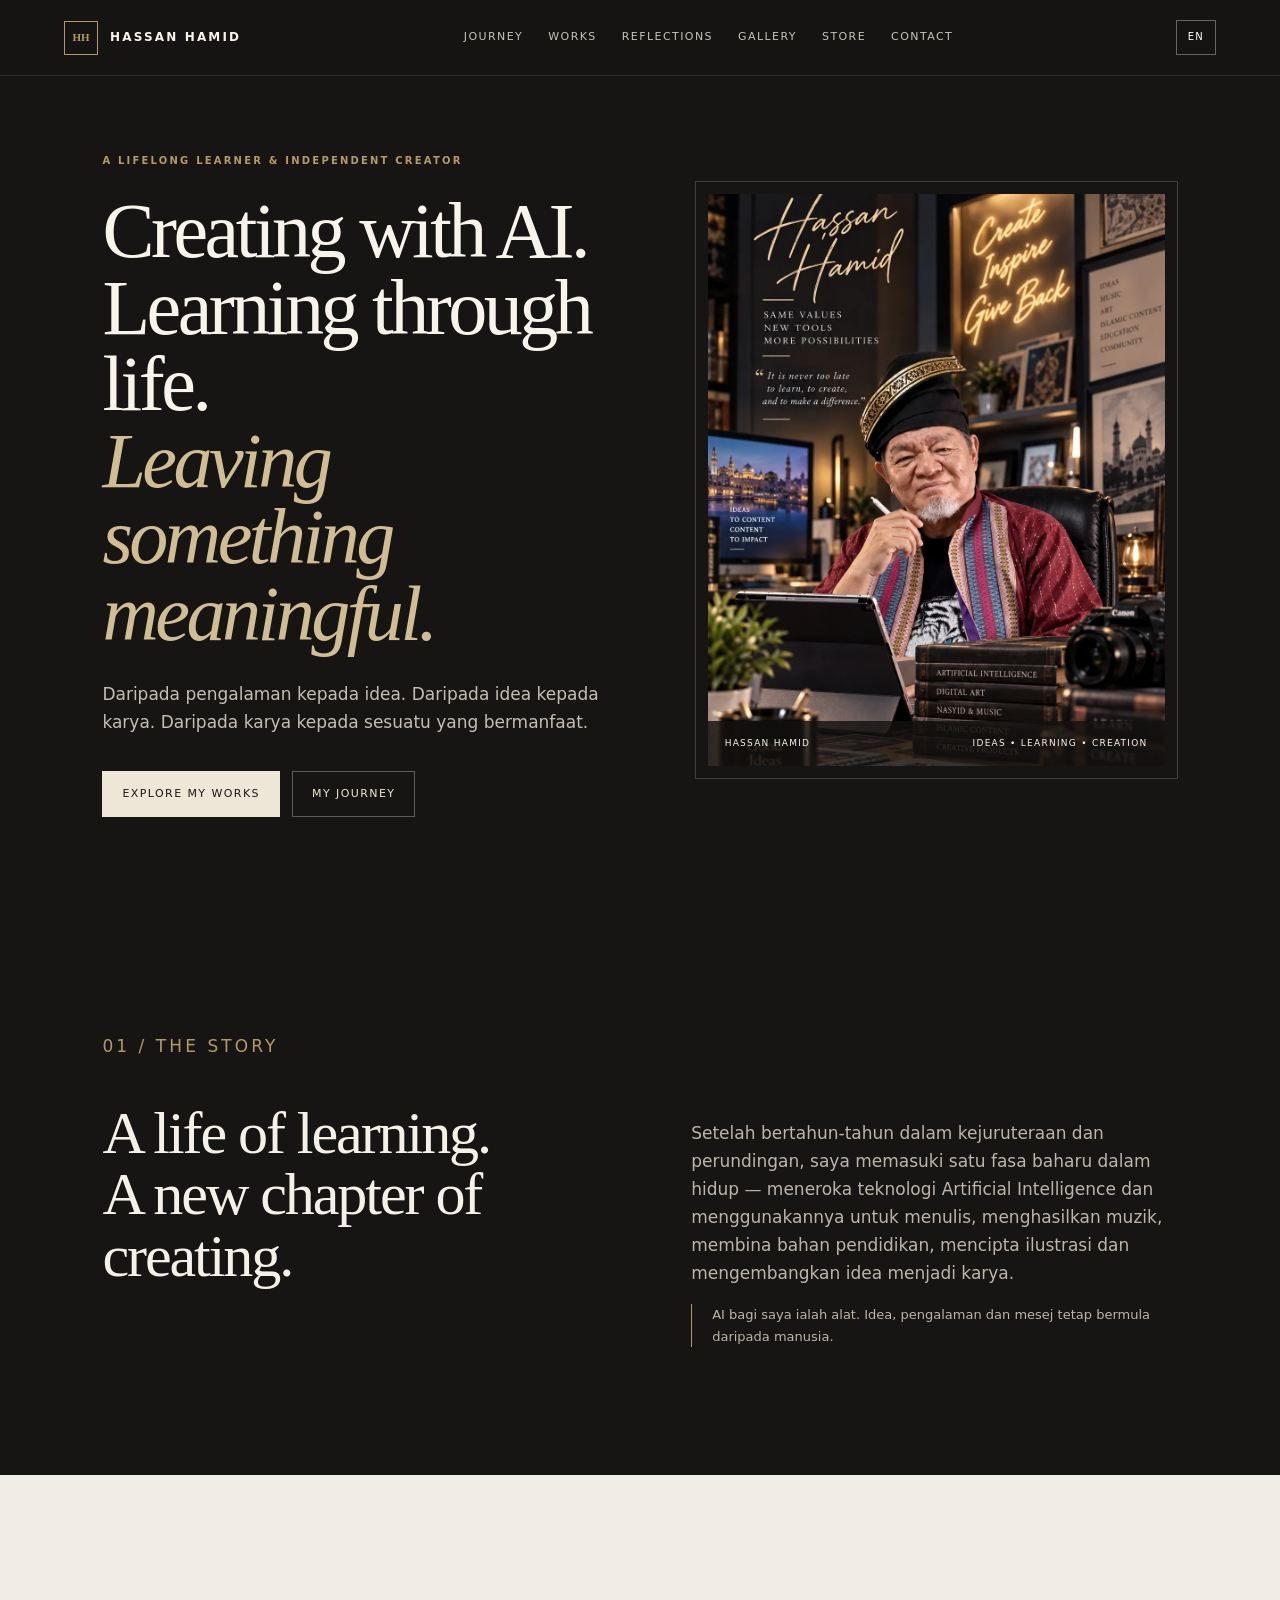
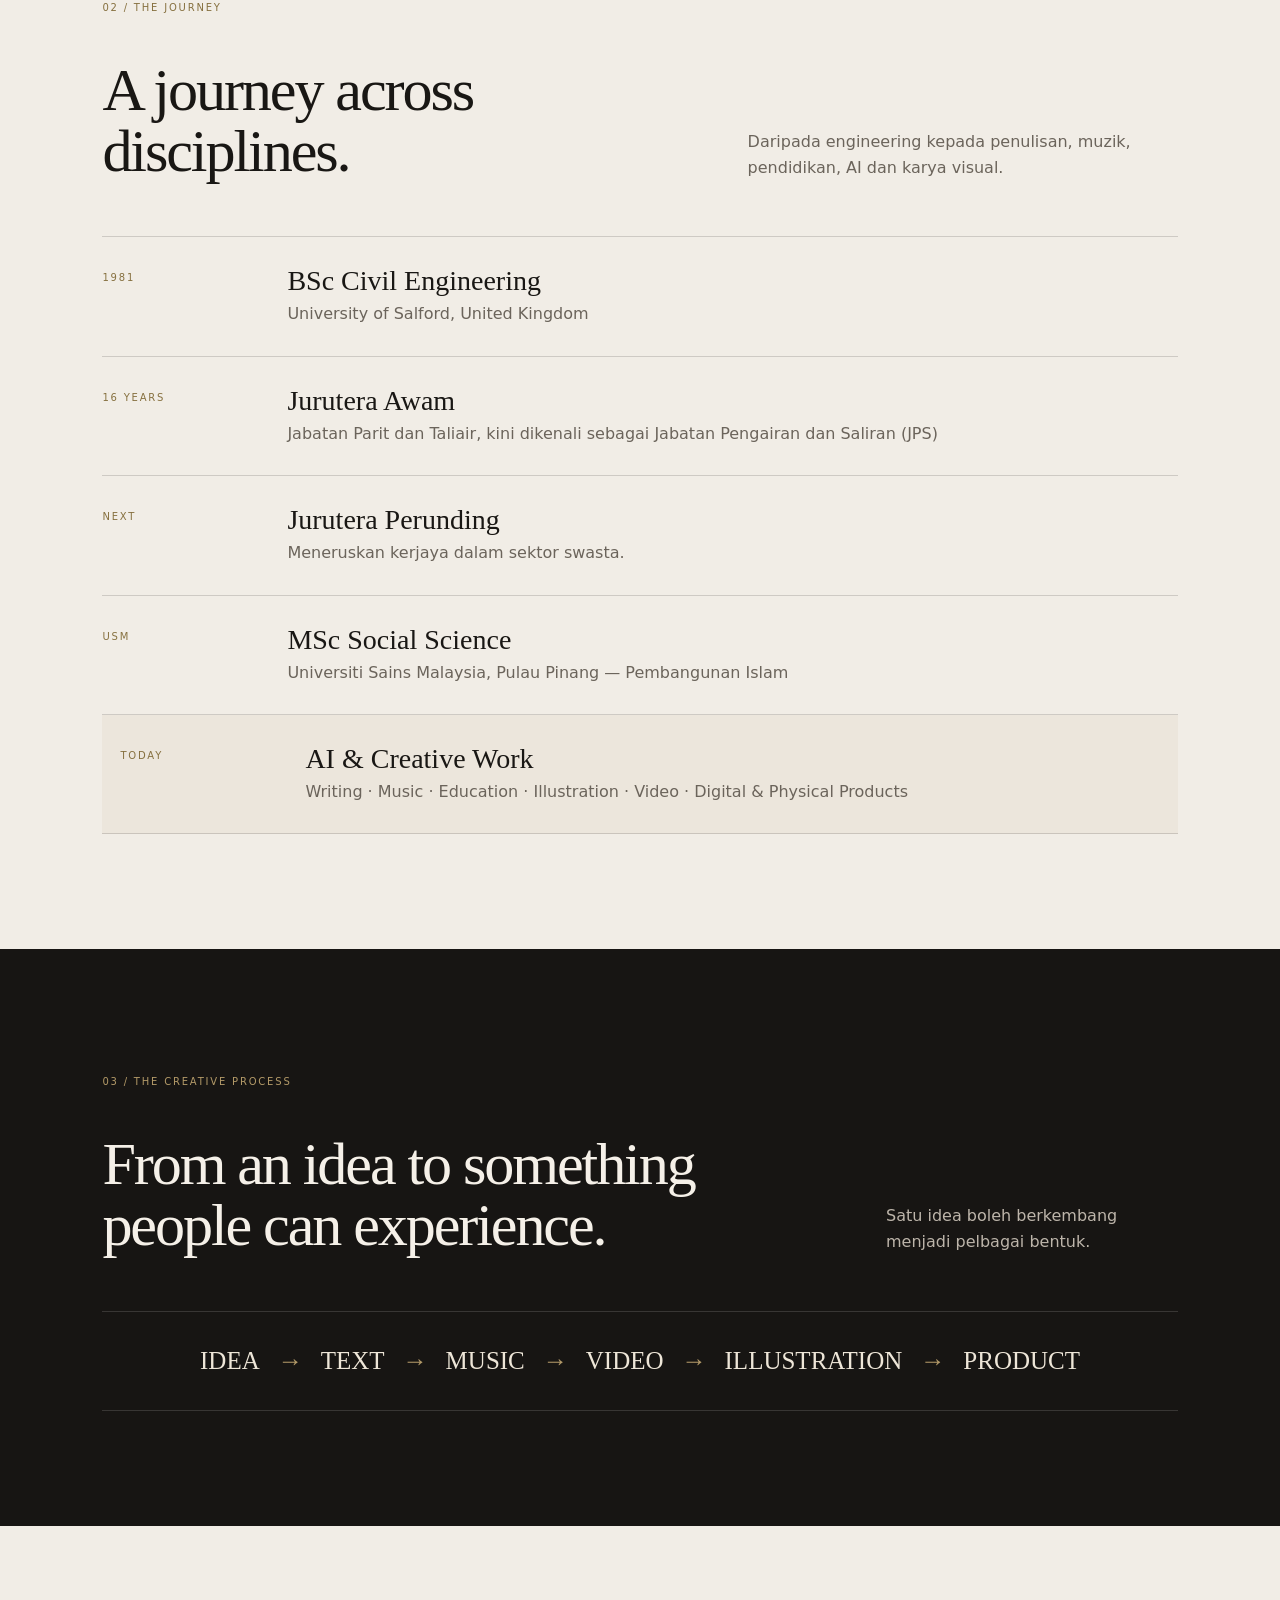
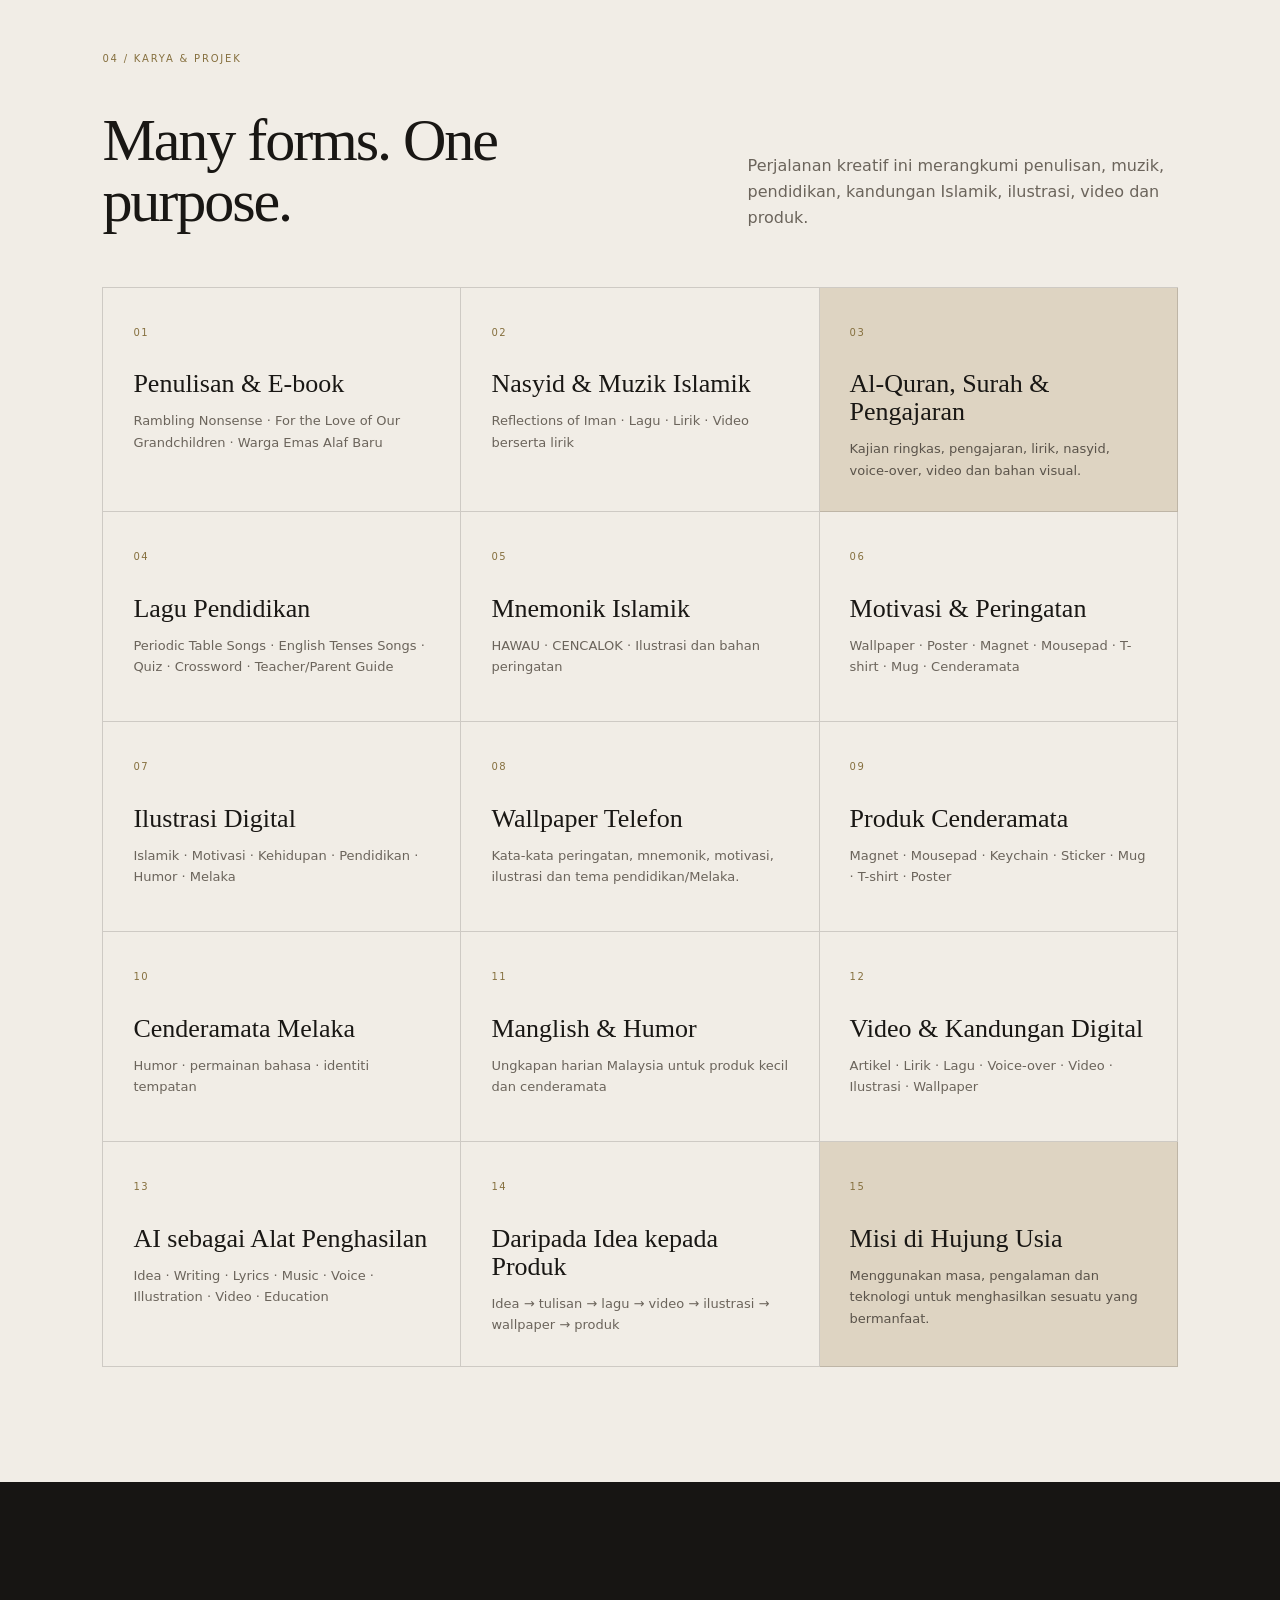
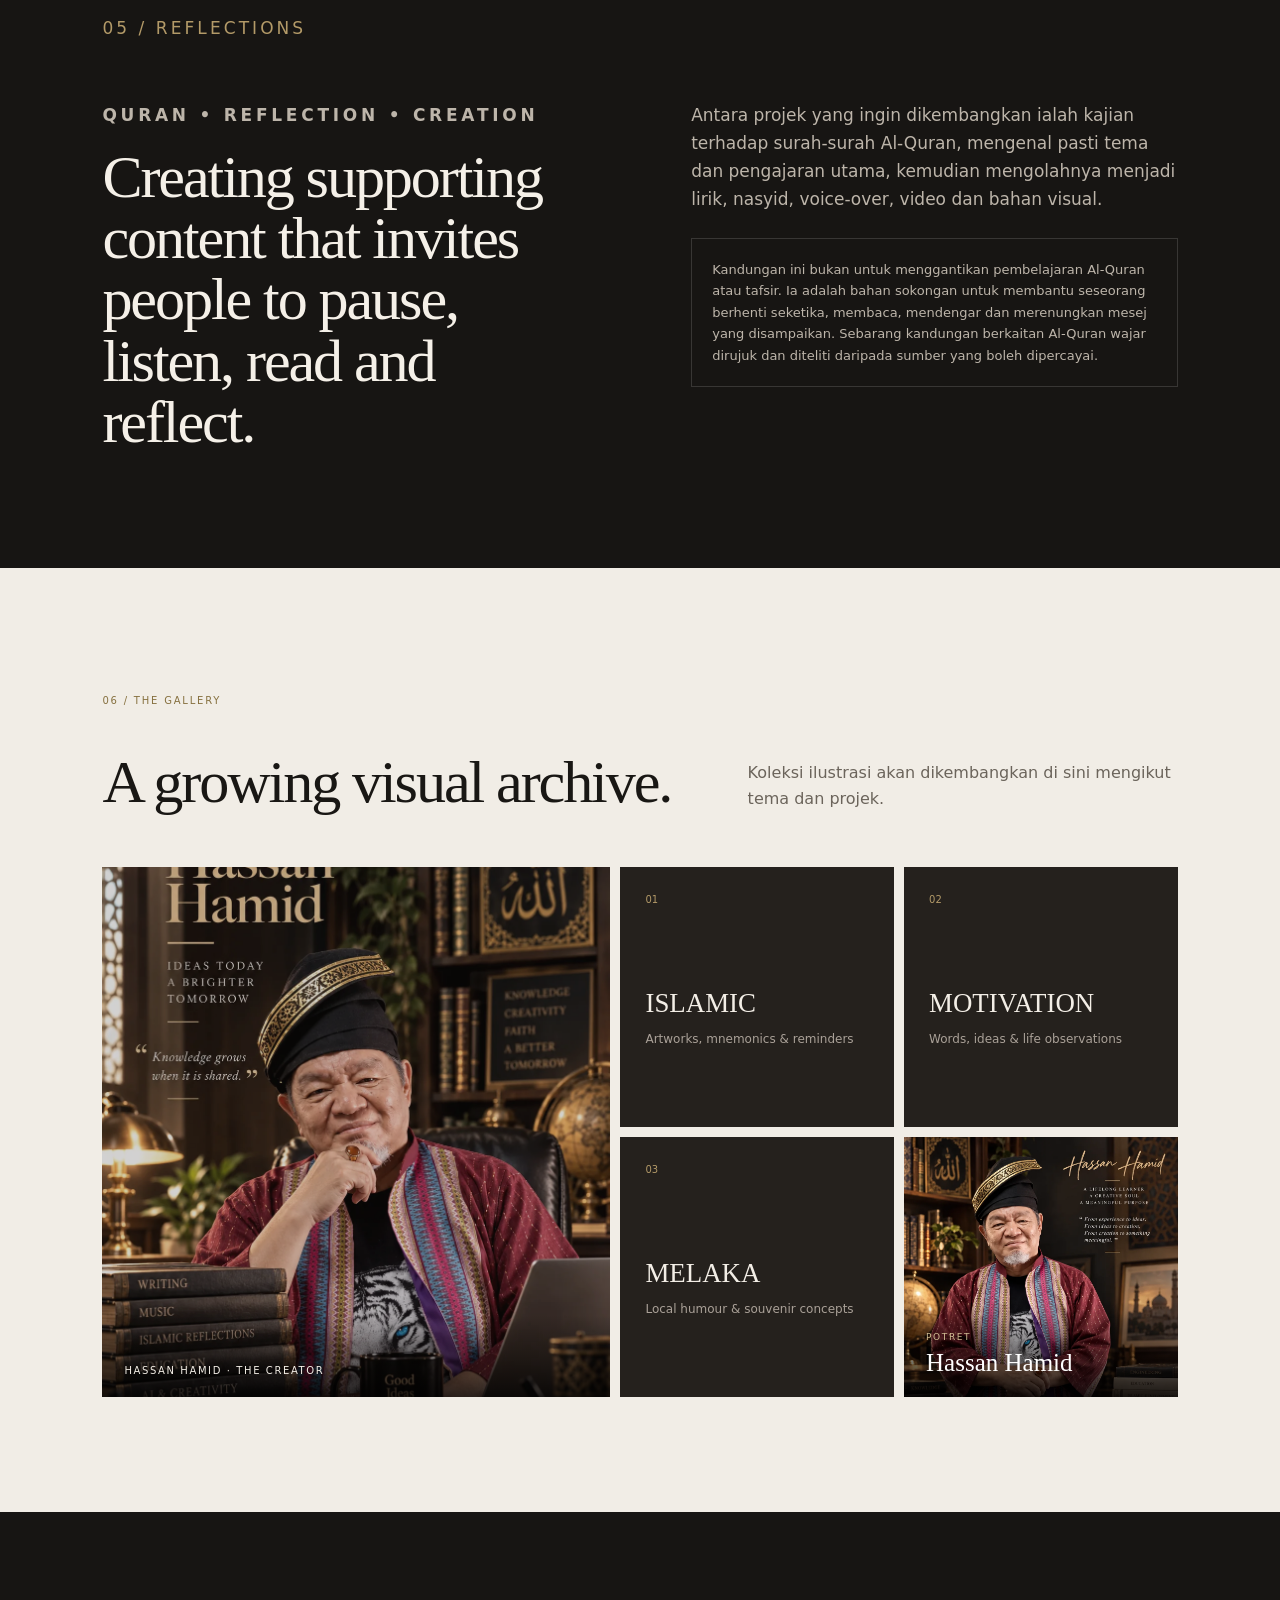
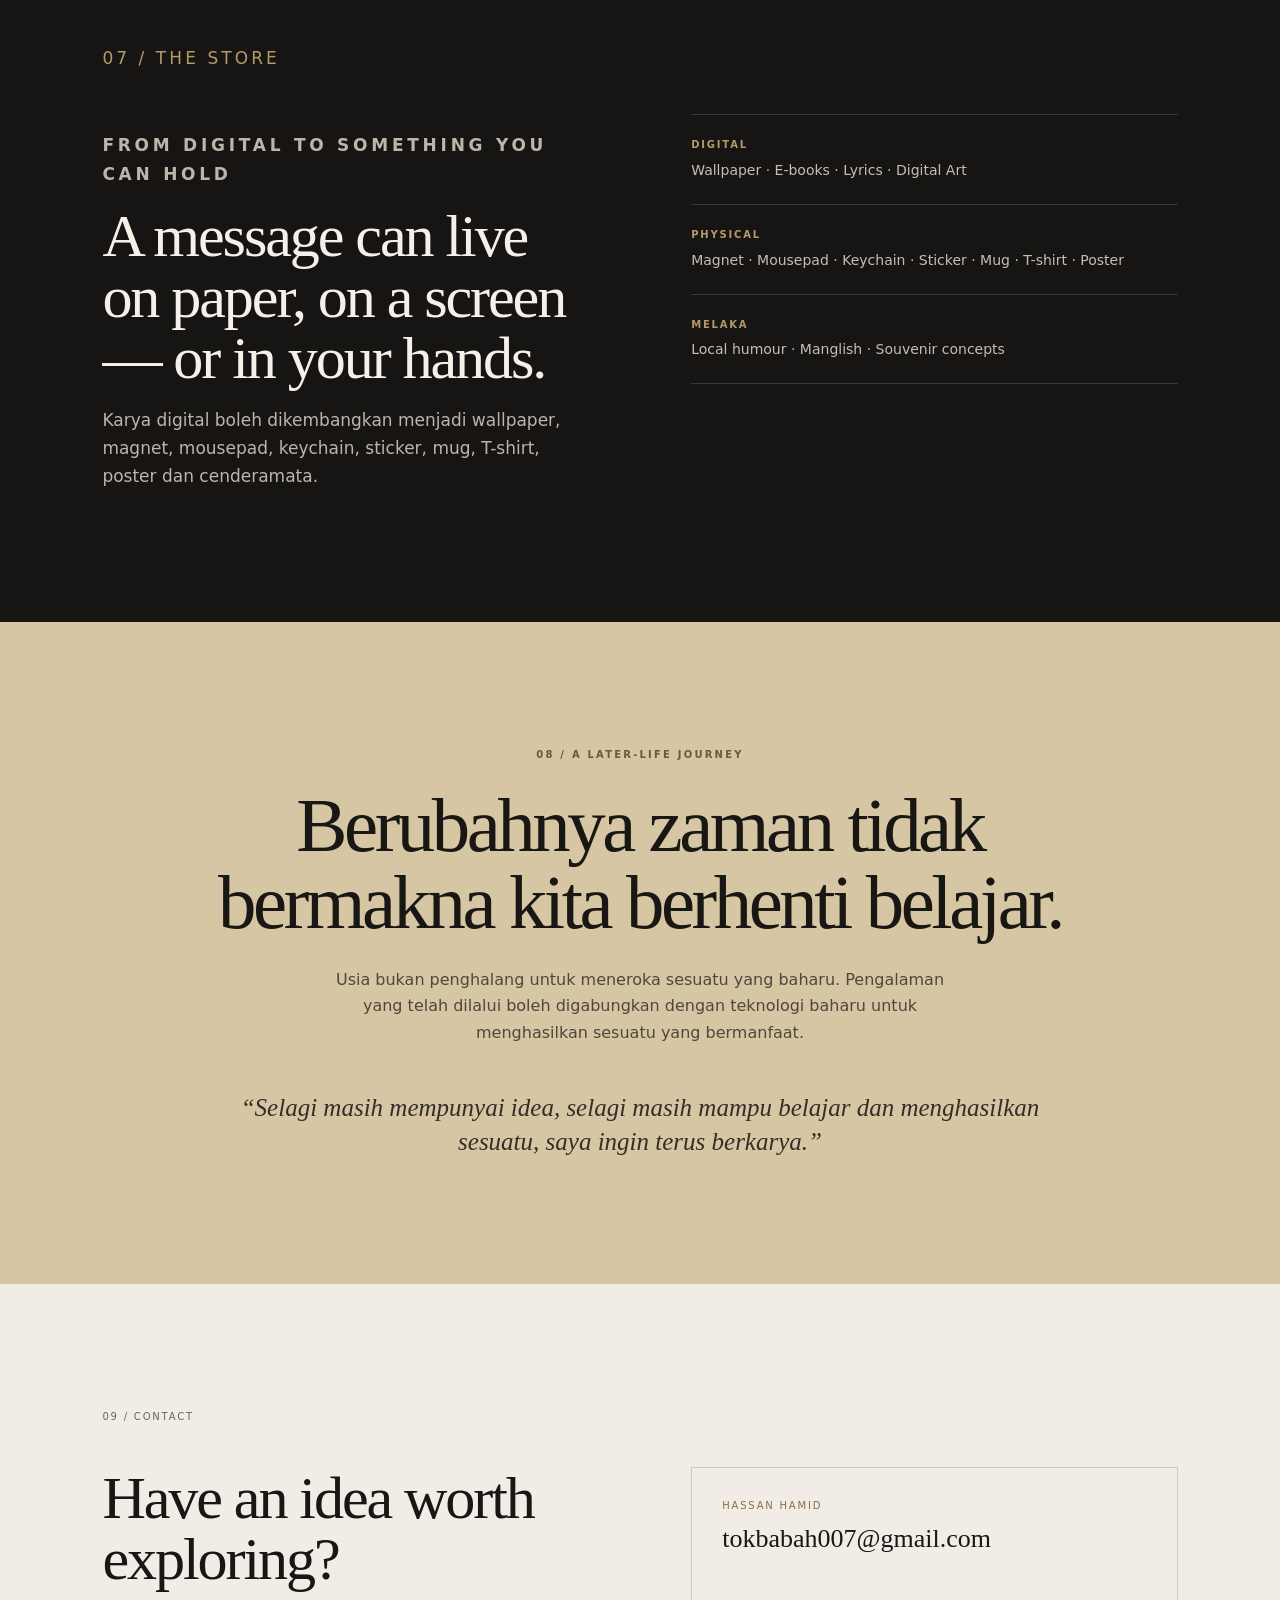
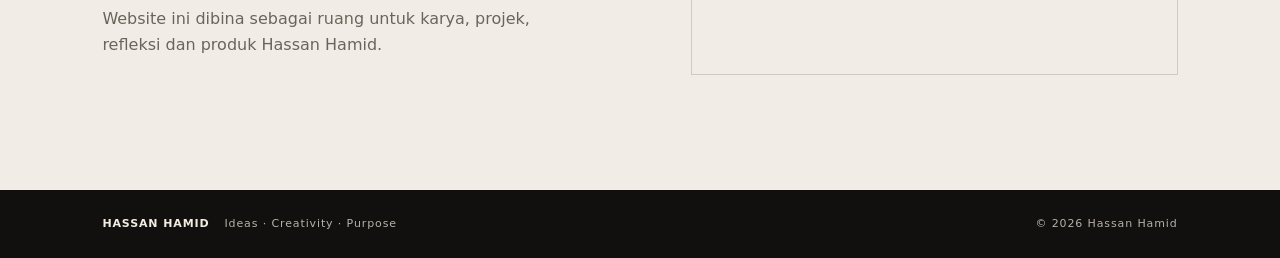
<file: index.html>
<!doctype html>
<html lang="ms">
<head>
  <meta charset="utf-8">
  <meta name="viewport" content="width=device-width, initial-scale=1">
  <title>Hassan Hamid — Lifelong Learner &amp; Independent Creator</title>
  <meta name="description" content="A personal creative journey from engineering and lifelong learning to writing, music, Islamic reflections, AI-assisted creativity and meaningful products.">
  <meta name="theme-color" content="#171513">
  <meta name="author" content="Hassan Hamid">
  <link rel="canonical" href="https://hassanhamid.my/">
  <link rel="icon" href="assets/favicon.svg" type="image/svg+xml">

  <!-- Open Graph / social sharing -->
  <meta property="og:type" content="website">
  <meta property="og:site_name" content="Hassan Hamid">
  <meta property="og:title" content="Hassan Hamid — Lifelong Learner &amp; Independent Creator">
  <meta property="og:description" content="A personal creative journey from engineering and lifelong learning to writing, music, Islamic reflections, AI-assisted creativity and meaningful products.">
  <meta property="og:url" content="https://hassanhamid.my/">
  <meta property="og:image" content="https://hassanhamid.my/assets/og-image.jpg">
  <meta property="og:image:width" content="1200">
  <meta property="og:image:height" content="630">
  <meta property="og:image:alt" content="Hassan Hamid in his creative studio">
  <meta property="og:locale" content="ms_MY">
  <meta property="og:locale:alternate" content="en_GB">
  <meta name="twitter:card" content="summary_large_image">

  <link rel="stylesheet" href="styles.css">
  <script>document.documentElement.classList.add("js");</script>
  <script src="script.js" defer></script>
</head>
<body>
  <a class="skip-link" href="#main" data-i18n="skipLink">Langkau ke kandungan</a>

  <header class="site-header">
    <a class="brand" href="#top" aria-label="Hassan Hamid — Home">
      <span class="brand-mark" aria-hidden="true">HH</span>
      <span>HASSAN HAMID</span>
    </a>
    <nav class="nav" id="site-nav" aria-label="Main">
      <a href="#journey" data-i18n="navJourney">Journey</a>
      <a href="#works" data-i18n="navWorks">Works</a>
      <a href="#reflections" data-i18n="navReflections">Reflections</a>
      <a href="#gallery" data-i18n="navGallery">Gallery</a>
      <a href="#store" data-i18n="navStore">Store</a>
      <a href="#contact" data-i18n="navContact">Contact</a>
    </nav>
    <div class="header-actions">
      <button class="lang" id="langToggle" type="button" aria-label="Switch to English">EN</button>
      <button class="menu-toggle" id="menuToggle" type="button" aria-expanded="false" aria-controls="site-nav" aria-label="Open menu">
        <span></span><span></span>
      </button>
    </div>
  </header>

  <main id="main">
    <!-- ============ HERO ============ -->
    <section class="hero" id="top" aria-labelledby="hero-title">
      <div class="hero-copy reveal">
        <p class="eyebrow" data-i18n="heroEyebrow">A LIFELONG LEARNER &amp; INDEPENDENT CREATOR</p>
        <h1 id="hero-title" data-i18n="heroTitle">Creating with AI.<br>Learning through life.<br><em>Leaving something meaningful.</em></h1>
        <p class="hero-lead" data-i18n="heroLead">Daripada pengalaman kepada idea. Daripada idea kepada karya. Daripada karya kepada sesuatu yang bermanfaat.</p>
        <div class="hero-actions">
          <a class="btn btn-primary" href="#works" data-i18n="exploreWorks">Explore My Works</a>
          <a class="btn btn-ghost" href="#journey" data-i18n="myJourney">My Journey</a>
        </div>
      </div>
      <figure class="hero-portrait reveal">
        <div class="portrait-frame">
          <picture>
            <source srcset="assets/hassan-creative-studio.webp" type="image/webp">
            <img src="assets/hassan-creative-studio.png" width="1024" height="1536" fetchpriority="high"
                 alt="Hassan Hamid seated at his desk in a creative studio, holding a stylus, surrounded by books, a laptop and framed artwork"
                 data-i18n-alt="altHero">
          </picture>
          <figcaption class="portrait-caption">
            <span>HASSAN HAMID</span>
            <span data-i18n="portraitCaption">Ideas • Learning • Creation</span>
          </figcaption>
        </div>
      </figure>
    </section>

    <!-- ============ 01 · STORY ============ -->
    <section class="statement section-dark reveal" aria-labelledby="story-title">
      <p class="section-label">01 / <span data-i18n="labelStory">THE STORY</span></p>
      <div class="statement-grid">
        <h2 id="story-title" data-i18n="storyTitle">A life of learning.<br>A new chapter of creating.</h2>
        <div>
          <p data-i18n="storyText">Setelah bertahun-tahun dalam kejuruteraan dan perundingan, saya memasuki satu fasa baharu dalam hidup — meneroka teknologi Artificial Intelligence dan menggunakannya untuk menulis, menghasilkan muzik, membina bahan pendidikan, mencipta ilustrasi dan mengembangkan idea menjadi karya.</p>
          <p class="small-note" data-i18n="storyNote">AI bagi saya ialah alat. Idea, pengalaman dan mesej tetap bermula daripada manusia.</p>
        </div>
      </div>
    </section>

    <!-- ============ 02 · JOURNEY ============ -->
    <section class="section" id="journey" aria-labelledby="journey-title">
      <p class="section-label">02 / <span data-i18n="labelJourney">THE JOURNEY</span></p>
      <div class="section-heading">
        <h2 id="journey-title" data-i18n="journeyTitle">A journey across disciplines.</h2>
        <p data-i18n="journeyIntro">Daripada engineering kepada penulisan, muzik, pendidikan, AI dan karya visual.</p>
      </div>
      <!-- To add a milestone: copy one <li class="timeline-item"> and add its keys in script.js -->
      <ol class="timeline">
        <li class="timeline-item">
          <span class="year">1981</span>
          <div><h3>BSc Civil Engineering</h3><p>University of Salford, United Kingdom</p></div>
        </li>
        <li class="timeline-item">
          <span class="year" data-i18n="t2Year">16 YEARS</span>
          <div><h3 data-i18n="t2Title">Jurutera Awam</h3><p data-i18n="t2Desc">Jabatan Parit dan Taliair, kini dikenali sebagai Jabatan Pengairan dan Saliran (JPS)</p></div>
        </li>
        <li class="timeline-item">
          <span class="year" data-i18n="t3Year">NEXT</span>
          <div><h3 data-i18n="t3Title">Jurutera Perunding</h3><p data-i18n="consultingDesc">Meneruskan kerjaya dalam sektor swasta.</p></div>
        </li>
        <li class="timeline-item">
          <span class="year">USM</span>
          <div><h3>MSc Social Science</h3><p data-i18n="t4Desc">Universiti Sains Malaysia, Pulau Pinang — Pembangunan Islam</p></div>
        </li>
        <li class="timeline-item current">
          <span class="year" data-i18n="t5Year">TODAY</span>
          <div><h3>AI &amp; Creative Work</h3><p>Writing · Music · Education · Illustration · Video · Digital &amp; Physical Products</p></div>
        </li>
      </ol>
    </section>

    <!-- ============ 03 · PROCESS ============ -->
    <section class="process section-dark reveal" aria-labelledby="process-title">
      <p class="section-label">03 / <span data-i18n="labelProcess">THE CREATIVE PROCESS</span></p>
      <div class="section-heading">
        <h2 id="process-title" data-i18n="processTitle">From an idea to something people can experience.</h2>
        <p data-i18n="processIntro">Satu idea boleh berkembang menjadi pelbagai bentuk.</p>
      </div>
      <p class="process-line" aria-label="Idea, Text, Music, Video, Illustration, Product">
        <span>IDEA</span><i aria-hidden="true">→</i><span>TEXT</span><i aria-hidden="true">→</i><span>MUSIC</span><i aria-hidden="true">→</i><span>VIDEO</span><i aria-hidden="true">→</i><span>ILLUSTRATION</span><i aria-hidden="true">→</i><span>PRODUCT</span>
      </p>
    </section>

    <!-- ============ 04 · WORKS ============ -->
    <section class="section" id="works" aria-labelledby="works-title">
      <p class="section-label">04 / <span data-i18n="labelWorks">KARYA &amp; PROJEK</span></p>
      <div class="section-heading">
        <h2 id="works-title" data-i18n="worksTitle">Many forms. One purpose.</h2>
        <p data-i18n="worksIntro">Perjalanan kreatif ini merangkumi penulisan, muzik, pendidikan, kandungan Islamik, ilustrasi, video dan produk.</p>
      </div>
      <!--
        To add a work card, copy one <article class="work-card"> block, give it the next number,
        and add its keys (e.g. w16, w16p) to BOTH languages in script.js.
        Add class="featured" to highlight a card. Optional link inside the card:
        <a class="work-link" href="works/example.html" data-i18n="viewProject">Lihat projek</a>
      -->
      <div class="work-grid">
        <article class="work-card"><span>01</span><h3 data-i18n="w1">Penulisan &amp; E-book</h3><p>Rambling Nonsense · For the Love of Our Grandchildren · Warga Emas Alaf Baru</p></article>
        <article class="work-card"><span>02</span><h3 data-i18n="w2">Nasyid &amp; Muzik Islamik</h3><p data-i18n="w2p">Reflections of Iman · Lagu · Lirik · Video berserta lirik</p></article>
        <article class="work-card featured"><span>03</span><h3 data-i18n="w3">Al-Quran, Surah &amp; Pengajaran</h3><p data-i18n="w3p">Kajian ringkas, pengajaran, lirik, nasyid, voice-over, video dan bahan visual.</p></article>
        <article class="work-card"><span>04</span><h3 data-i18n="w4">Lagu Pendidikan</h3><p>Periodic Table Songs · English Tenses Songs · Quiz · Crossword · Teacher/Parent Guide</p></article>
        <article class="work-card"><span>05</span><h3 data-i18n="w5">Mnemonik Islamik</h3><p data-i18n="w5p">HAWAU · CENCALOK · Ilustrasi dan bahan peringatan</p></article>
        <article class="work-card"><span>06</span><h3 data-i18n="w6">Motivasi &amp; Peringatan</h3><p data-i18n="w6p">Wallpaper · Poster · Magnet · Mousepad · T-shirt · Mug · Cenderamata</p></article>
        <article class="work-card"><span>07</span><h3 data-i18n="w7">Ilustrasi Digital</h3><p data-i18n="w7p">Islamik · Motivasi · Kehidupan · Pendidikan · Humor · Melaka</p></article>
        <article class="work-card"><span>08</span><h3 data-i18n="w8">Wallpaper Telefon</h3><p data-i18n="w8p">Kata-kata peringatan, mnemonik, motivasi, ilustrasi dan tema pendidikan/Melaka.</p></article>
        <article class="work-card"><span>09</span><h3 data-i18n="w9">Produk Cenderamata</h3><p>Magnet · Mousepad · Keychain · Sticker · Mug · T-shirt · Poster</p></article>
        <article class="work-card"><span>10</span><h3 data-i18n="w10">Cenderamata Melaka</h3><p data-i18n="w10p">Humor · permainan bahasa · identiti tempatan</p></article>
        <article class="work-card"><span>11</span><h3 data-i18n="w11">Manglish &amp; Humor</h3><p data-i18n="w11p">Ungkapan harian Malaysia untuk produk kecil dan cenderamata</p></article>
        <article class="work-card"><span>12</span><h3 data-i18n="w12">Video &amp; Kandungan Digital</h3><p data-i18n="w12p">Artikel · Lirik · Lagu · Voice-over · Video · Ilustrasi · Wallpaper</p></article>
        <article class="work-card"><span>13</span><h3 data-i18n="w13">AI sebagai Alat Penghasilan</h3><p>Idea · Writing · Lyrics · Music · Voice · Illustration · Video · Education</p></article>
        <article class="work-card"><span>14</span><h3 data-i18n="w14">Daripada Idea kepada Produk</h3><p data-i18n="w14p">Idea → tulisan → lagu → video → ilustrasi → wallpaper → produk</p></article>
        <article class="work-card featured"><span>15</span><h3 data-i18n="w15">Misi di Hujung Usia</h3><p data-i18n="w15p">Menggunakan masa, pengalaman dan teknologi untuk menghasilkan sesuatu yang bermanfaat.</p></article>
      </div>
    </section>

    <!-- ============ 05 · REFLECTIONS ============ -->
    <section class="reflection section-dark reveal" id="reflections" aria-labelledby="reflection-title">
      <p class="section-label">05 / <span data-i18n="labelReflection">REFLECTIONS</span></p>
      <div class="reflection-grid">
        <div>
          <p class="eyebrow">QURAN • REFLECTION • CREATION</p>
          <h2 id="reflection-title" data-i18n="reflectionTitle">Creating supporting content that invites people to pause, listen, read and reflect.</h2>
        </div>
        <div>
          <p data-i18n="reflectionText">Antara projek yang ingin dikembangkan ialah kajian terhadap surah-surah Al-Quran, mengenal pasti tema dan pengajaran utama, kemudian mengolahnya menjadi lirik, nasyid, voice-over, video dan bahan visual.</p>
          <div class="notice" role="note" data-i18n="reflectionNotice">Kandungan ini bukan untuk menggantikan pembelajaran Al-Quran atau tafsir. Ia adalah bahan sokongan untuk membantu seseorang berhenti seketika, membaca, mendengar dan merenungkan mesej yang disampaikan. Sebarang kandungan berkaitan Al-Quran wajar dirujuk dan diteliti daripada sumber yang boleh dipercayai.</div>
        </div>
      </div>
    </section>

    <!-- ============ 06 · GALLERY ============ -->
    <section class="section" id="gallery" aria-labelledby="gallery-title">
      <p class="section-label">06 / <span data-i18n="labelGallery">THE GALLERY</span></p>
      <div class="section-heading">
        <h2 id="gallery-title" data-i18n="galleryTitle">A growing visual archive.</h2>
        <p data-i18n="galleryIntro">Koleksi ilustrasi akan dikembangkan di sini mengikut tema dan projek.</p>
      </div>
      <div class="gallery-placeholder">
        <figure class="gallery-tile portrait-tile">
          <picture>
            <source srcset="assets/hassan-classic-study.webp" type="image/webp">
            <img src="assets/hassan-classic-study.png" width="1024" height="1536" loading="lazy" decoding="async"
                 alt="Hassan Hamid at a wooden desk in a classic study, with books, a desk lamp and Islamic calligraphy behind him"
                 data-i18n-alt="altStudy">
          </picture>
          <figcaption>HASSAN HAMID · THE CREATOR</figcaption>
        </figure>
        <div class="gallery-tile"><div class="tile-number">01</div><h3>ISLAMIC</h3><p>Artworks, mnemonics &amp; reminders</p></div>
        <div class="gallery-tile"><div class="tile-number">02</div><h3>MOTIVATION</h3><p>Words, ideas &amp; life observations</p></div>
        <div class="gallery-tile"><div class="tile-number">03</div><h3>MELAKA</h3><p>Local humour &amp; souvenir concepts</p></div>
        <figure class="gallery-tile image-tile">
          <picture>
            <source srcset="assets/hassan-portrait.webp" type="image/webp">
            <img src="assets/hassan-portrait.png" width="1086" height="1448" loading="lazy" decoding="async"
                 alt="Hassan Hamid standing in a study with bookshelves and a globe, wearing a songkok and a batik-trimmed jacket"
                 data-i18n-alt="altPortrait">
          </picture>
          <figcaption class="image-overlay"><small data-i18n="portraitLabel">POTRET</small><strong>Hassan Hamid</strong></figcaption>
        </figure>
      </div>
    </section>

    <!-- ============ 07 · STORE ============ -->
    <section class="store section-dark reveal" id="store" aria-labelledby="store-title">
      <p class="section-label">07 / <span data-i18n="labelStore">THE STORE</span></p>
      <div class="store-grid">
        <div>
          <p class="eyebrow">FROM DIGITAL TO SOMETHING YOU CAN HOLD</p>
          <h2 id="store-title" data-i18n="storeTitle">A message can live on paper, on a screen — or in your hands.</h2>
          <p data-i18n="storeText">Karya digital boleh dikembangkan menjadi wallpaper, magnet, mousepad, keychain, sticker, mug, T-shirt, poster dan cenderamata.</p>
        </div>
        <dl class="store-list">
          <div><dt>DIGITAL</dt><dd>Wallpaper · E-books · Lyrics · Digital Art</dd></div>
          <div><dt>PHYSICAL</dt><dd>Magnet · Mousepad · Keychain · Sticker · Mug · T-shirt · Poster</dd></div>
          <div><dt>MELAKA</dt><dd>Local humour · Manglish · Souvenir concepts</dd></div>
        </dl>
      </div>

      <!--
        STORE-READY: product cards go here. The grid stays hidden while empty.
        Copy this template for each real product (no prices or links until confirmed):

        <article class="product-card" data-category="physical">
          <img src="assets/products/example.webp" alt="Describe the product" loading="lazy" width="800" height="800">
          <div class="product-card-body">
            <small>Magnet</small>
            <h3>Product name</h3>
            <p>Short description.</p>
            <a href="https://link-to-shop" rel="noopener">View product</a>
          </div>
        </article>
      -->
      <div class="product-grid" id="store-products"></div>
    </section>

    <!-- ============ 08 · LEGACY ============ -->
    <section class="legacy reveal" aria-labelledby="legacy-title">
      <div class="legacy-inner">
        <p class="eyebrow">08 / A LATER-LIFE JOURNEY</p>
        <h2 id="legacy-title" data-i18n="legacyTitle">Berubahnya zaman tidak bermakna kita berhenti belajar.</h2>
        <p data-i18n="legacyText">Usia bukan penghalang untuk meneroka sesuatu yang baharu. Pengalaman yang telah dilalui boleh digabungkan dengan teknologi baharu untuk menghasilkan sesuatu yang bermanfaat.</p>
        <blockquote class="legacy-quote" data-i18n="legacyQuote">“Selagi masih mempunyai idea, selagi masih mampu belajar dan menghasilkan sesuatu, saya ingin terus berkarya.”</blockquote>
      </div>
    </section>

    <!-- ============ 09 · CONTACT ============ -->
    <section class="contact section" id="contact" aria-labelledby="contact-title">
      <p class="section-label">09 / <span data-i18n="labelContact">CONTACT</span></p>
      <div class="contact-grid">
        <div>
          <h2 id="contact-title" data-i18n="contactTitle">Have an idea worth exploring?</h2>
          <p data-i18n="contactText">Website ini dibina sebagai ruang untuk karya, projek, refleksi dan produk Hassan Hamid.</p>
        </div>
        <!-- Contact email: change it in both places below (href + text). Add social links here only once confirmed. -->
        <address class="contact-card">
          <span>HASSAN HAMID</span>
          <a href="mailto:tokbabah007@gmail.com">tokbabah007@gmail.com</a>
        </address>
      </div>
    </section>
  </main>

  <footer class="footer">
    <div><strong>HASSAN HAMID</strong><span data-i18n="footerText">Ideas · Creativity · Purpose</span></div>
    <div>© <span id="year">2026</span> Hassan Hamid</div>
  </footer>
</body>
</html>
</file>
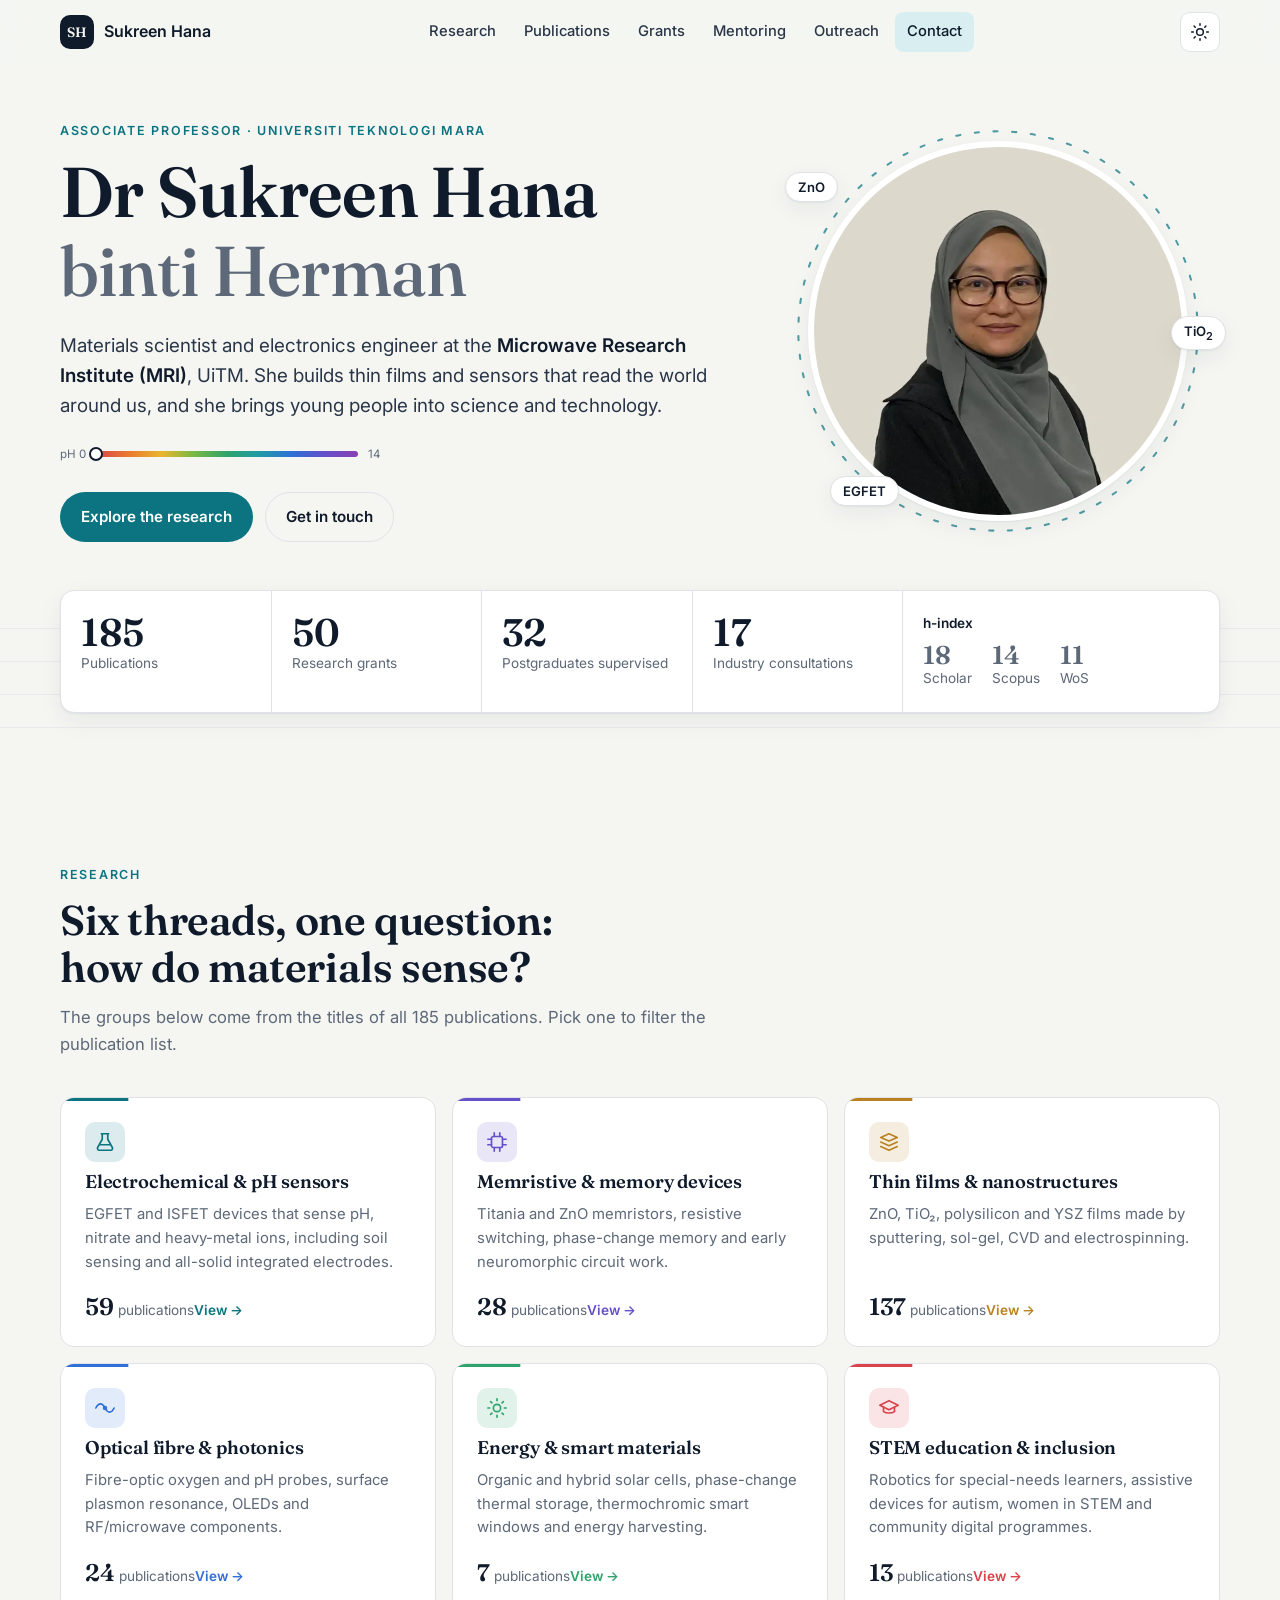
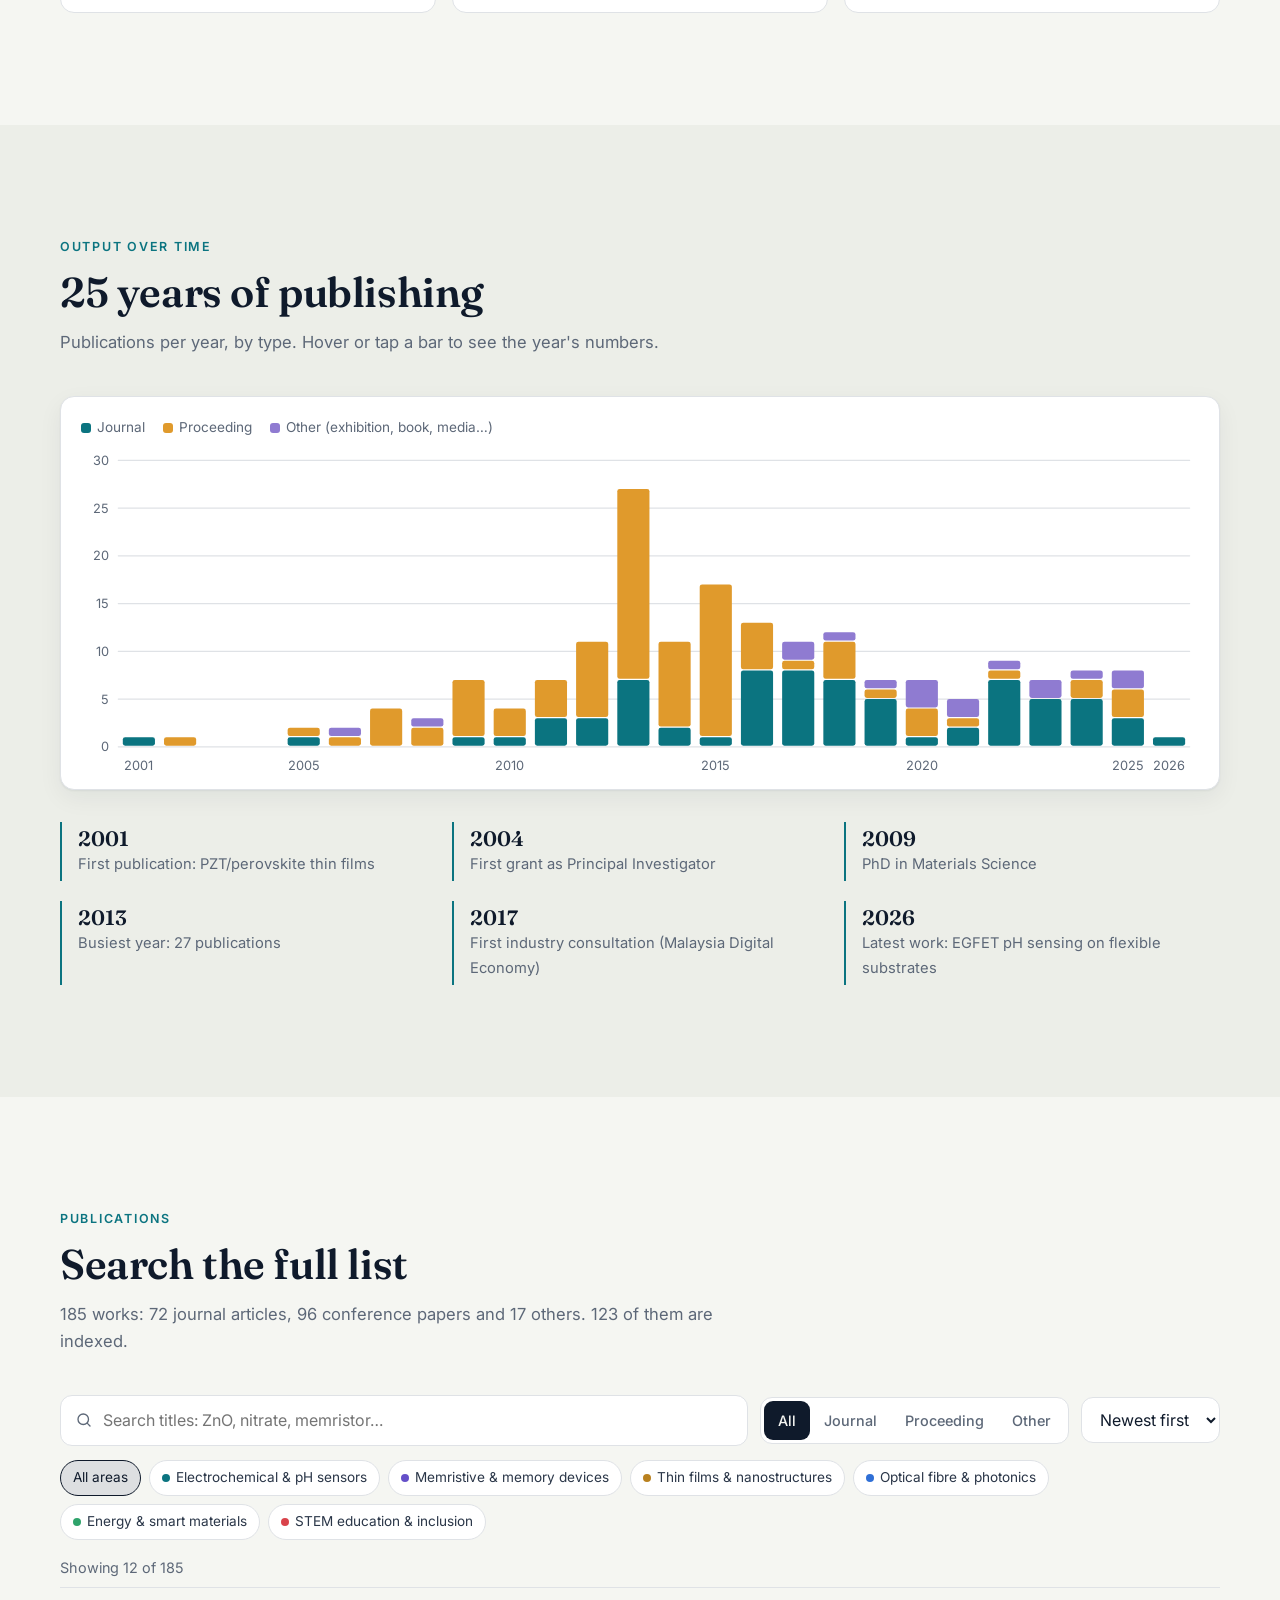
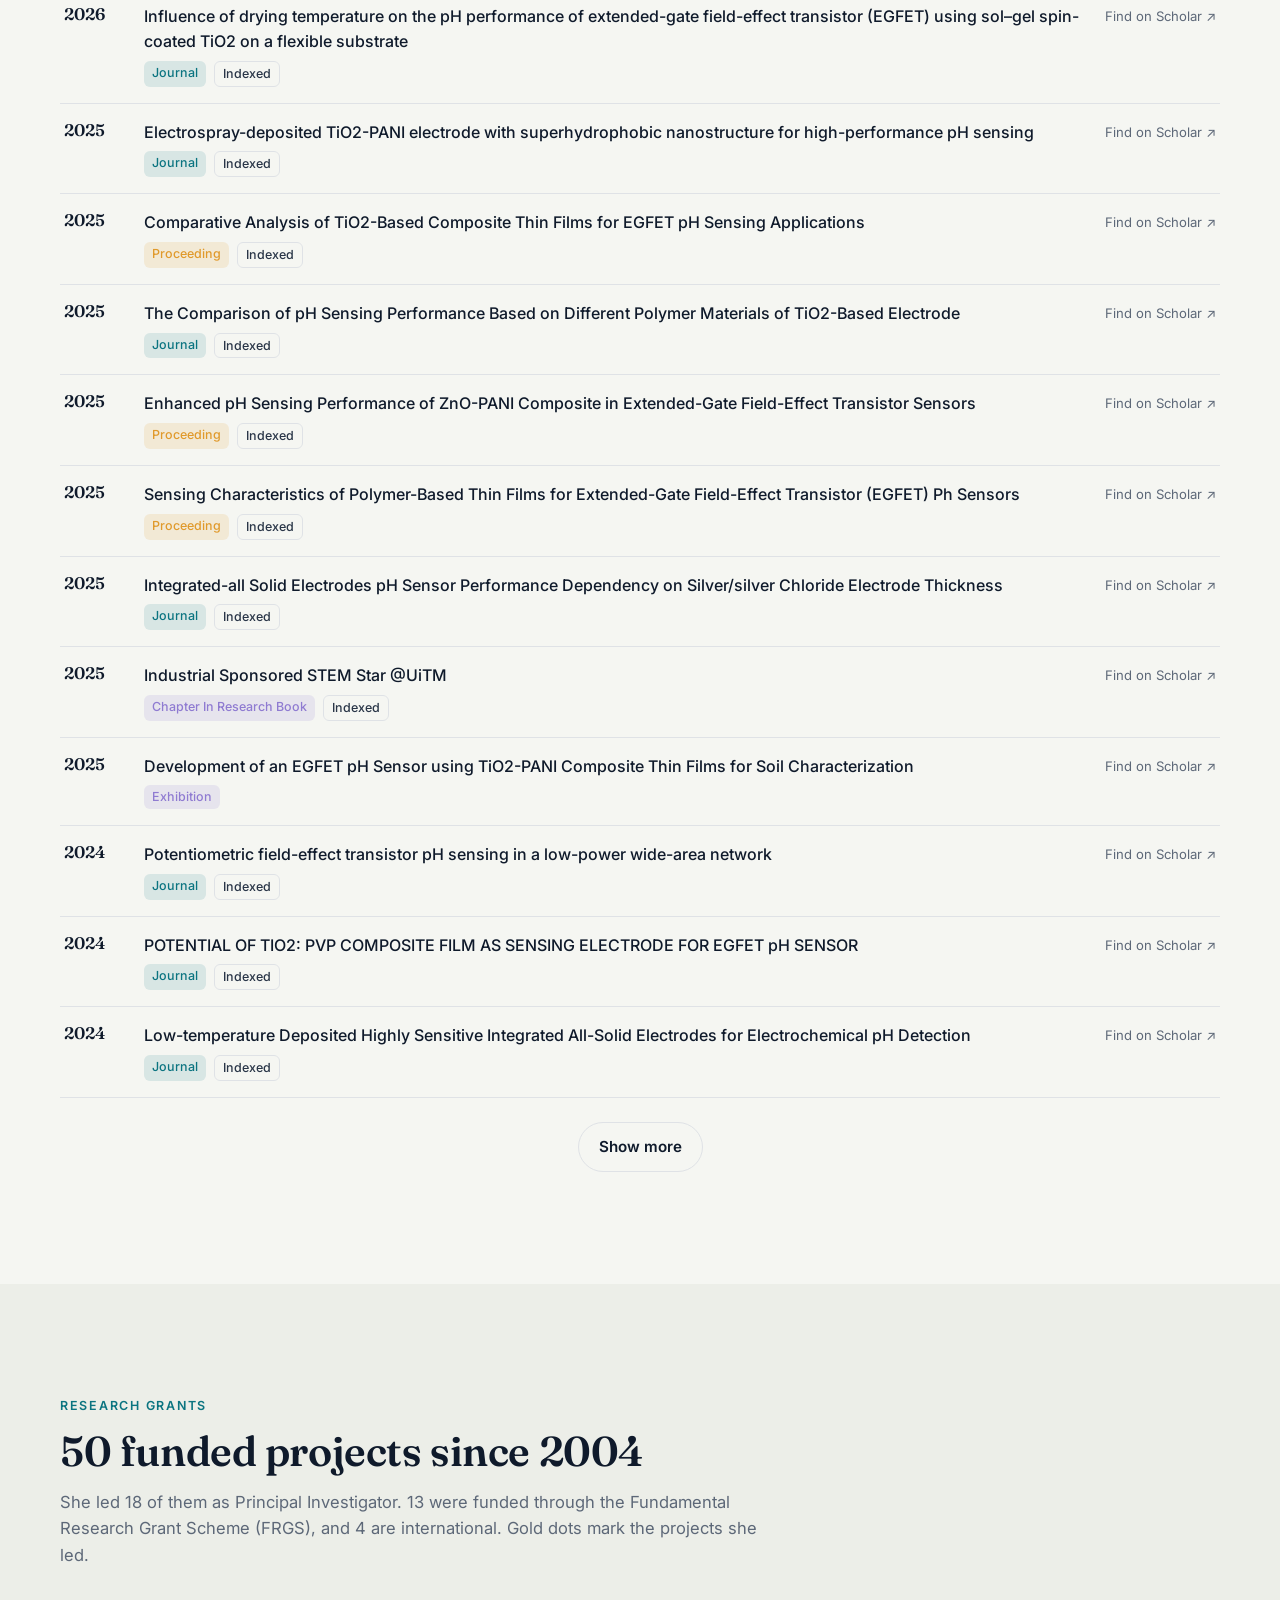
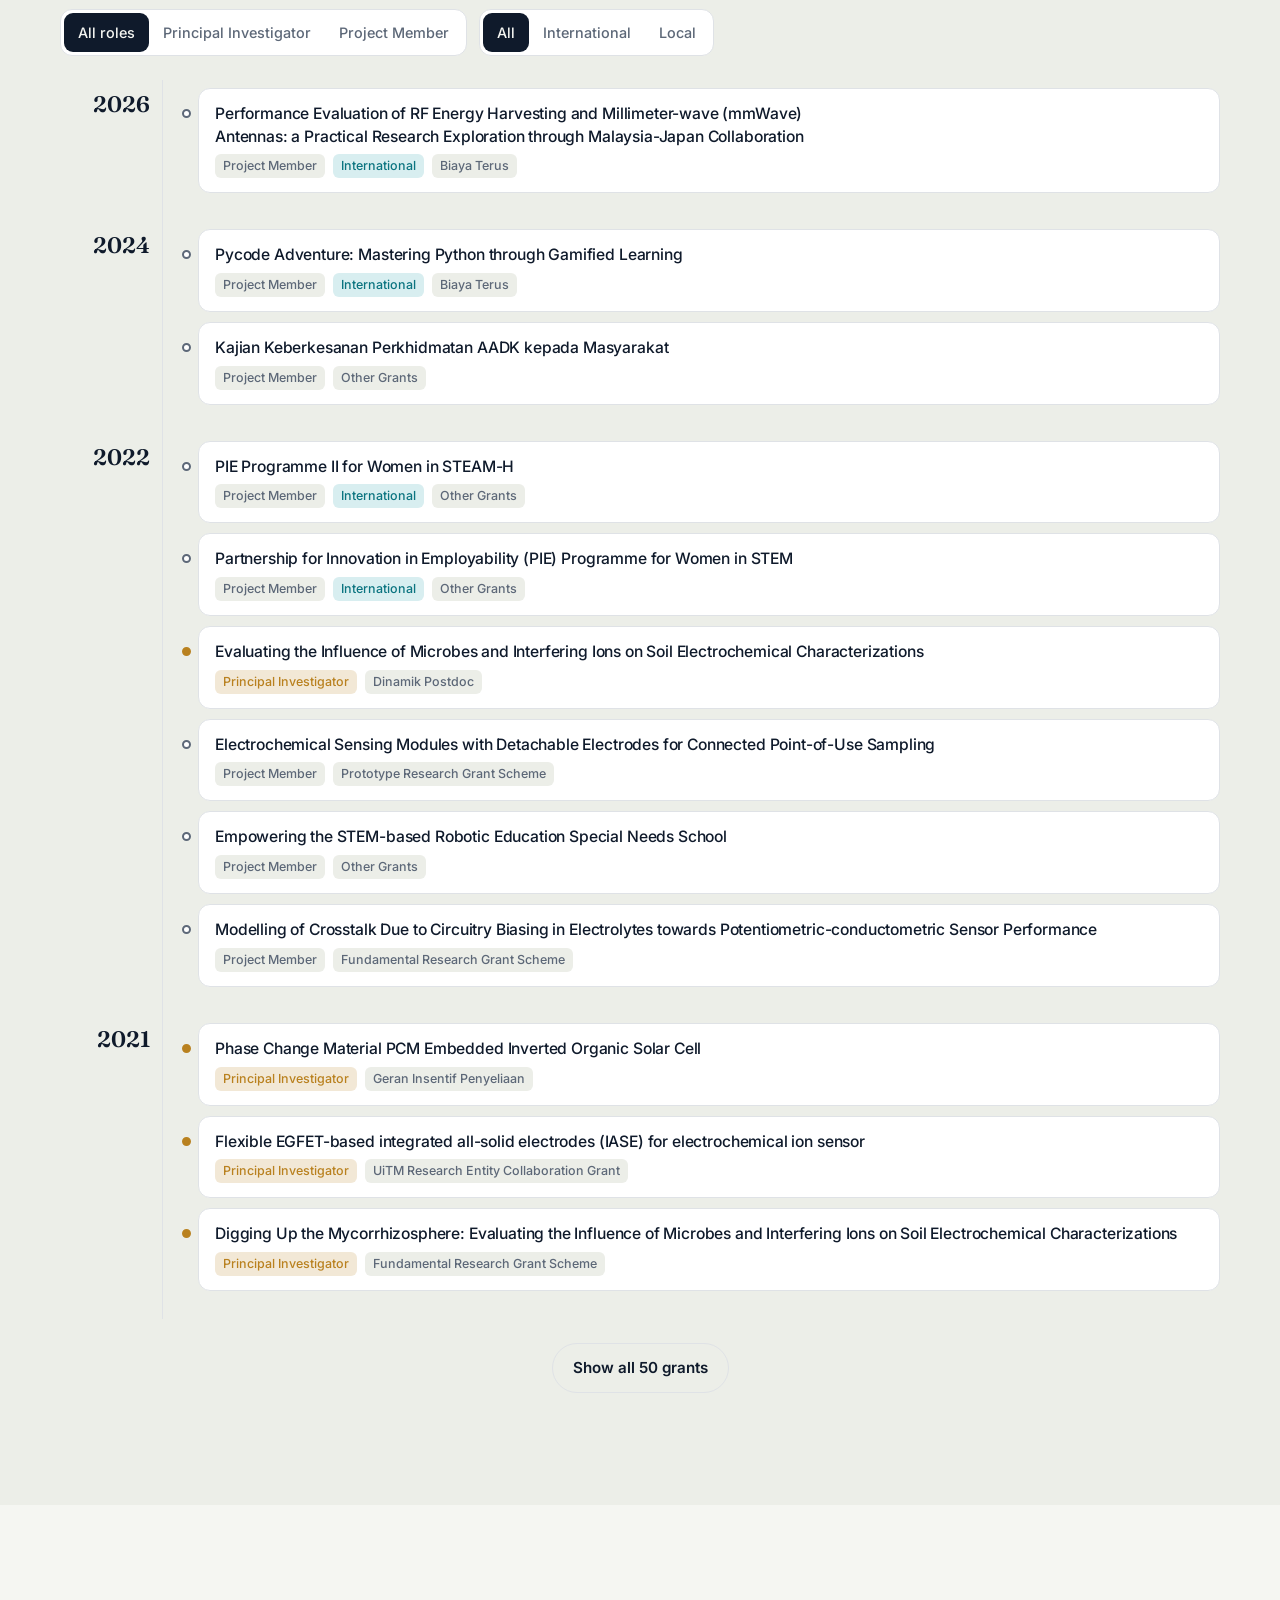
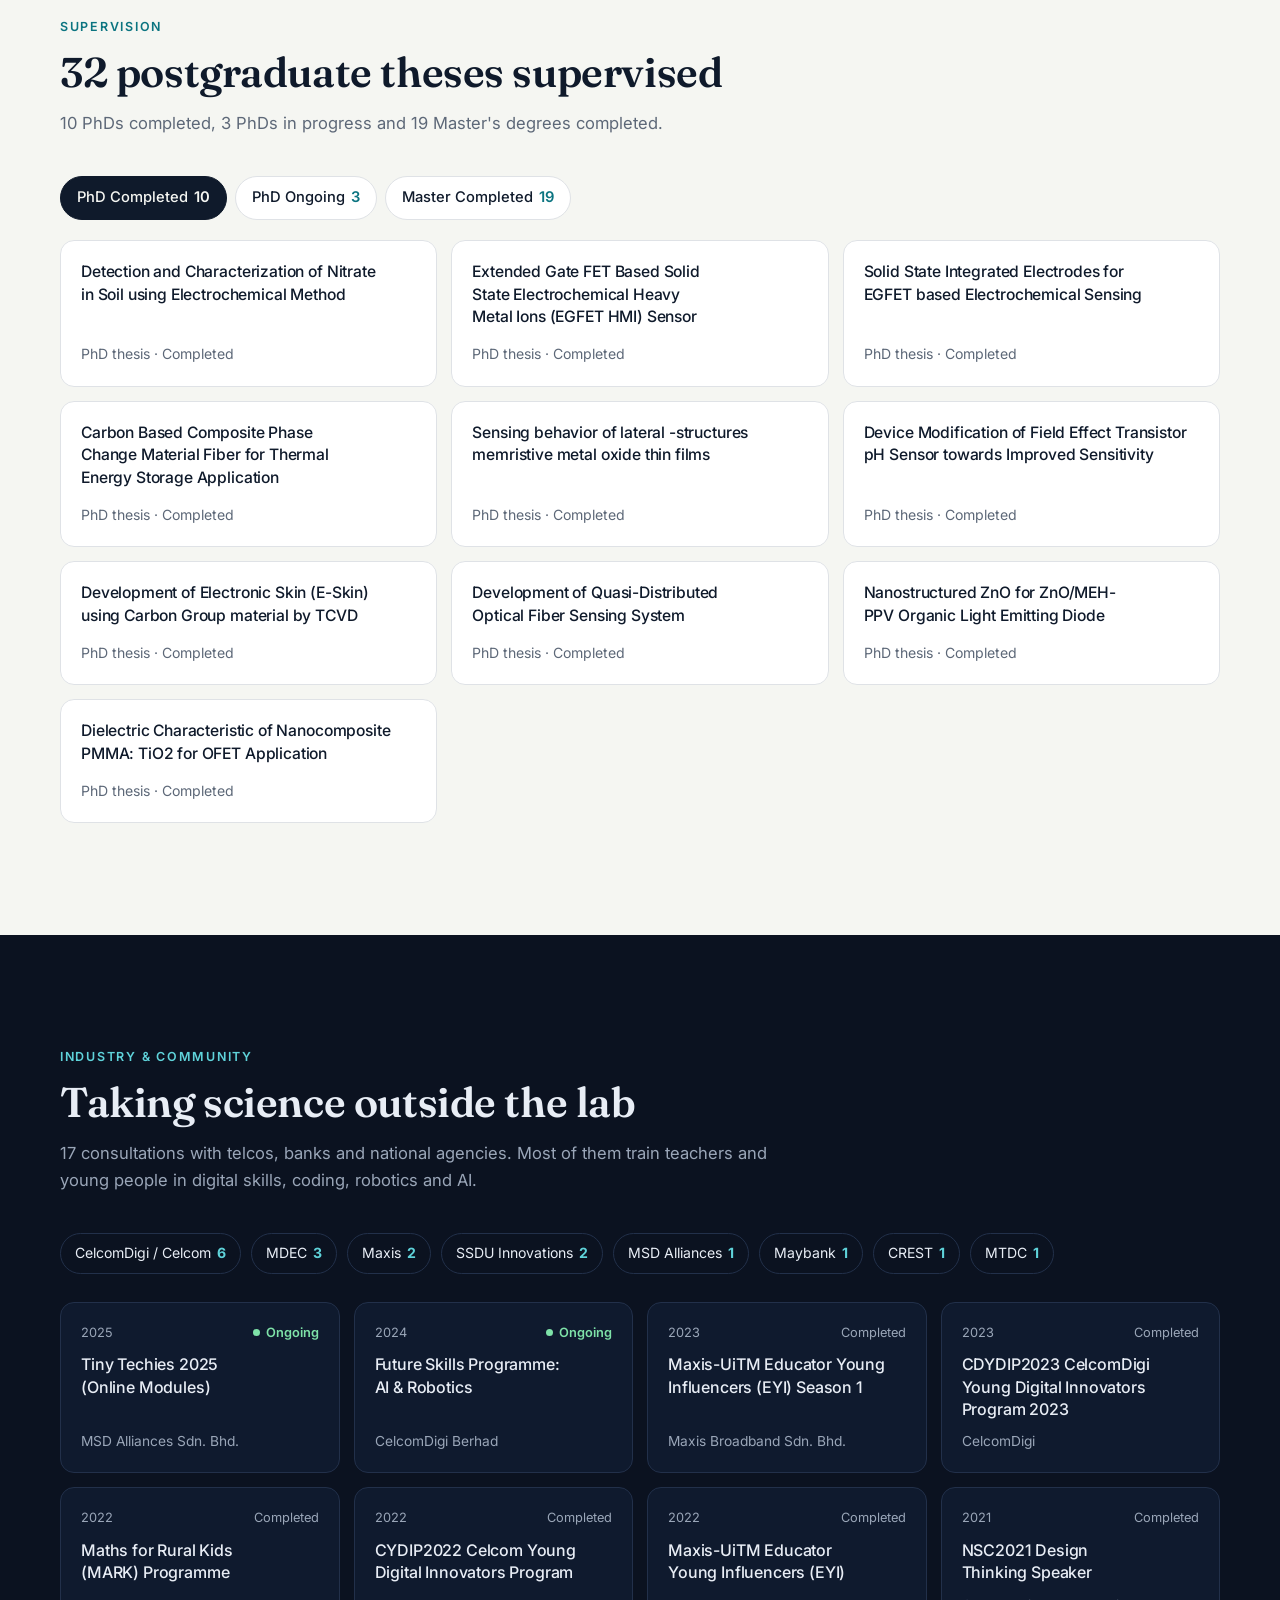
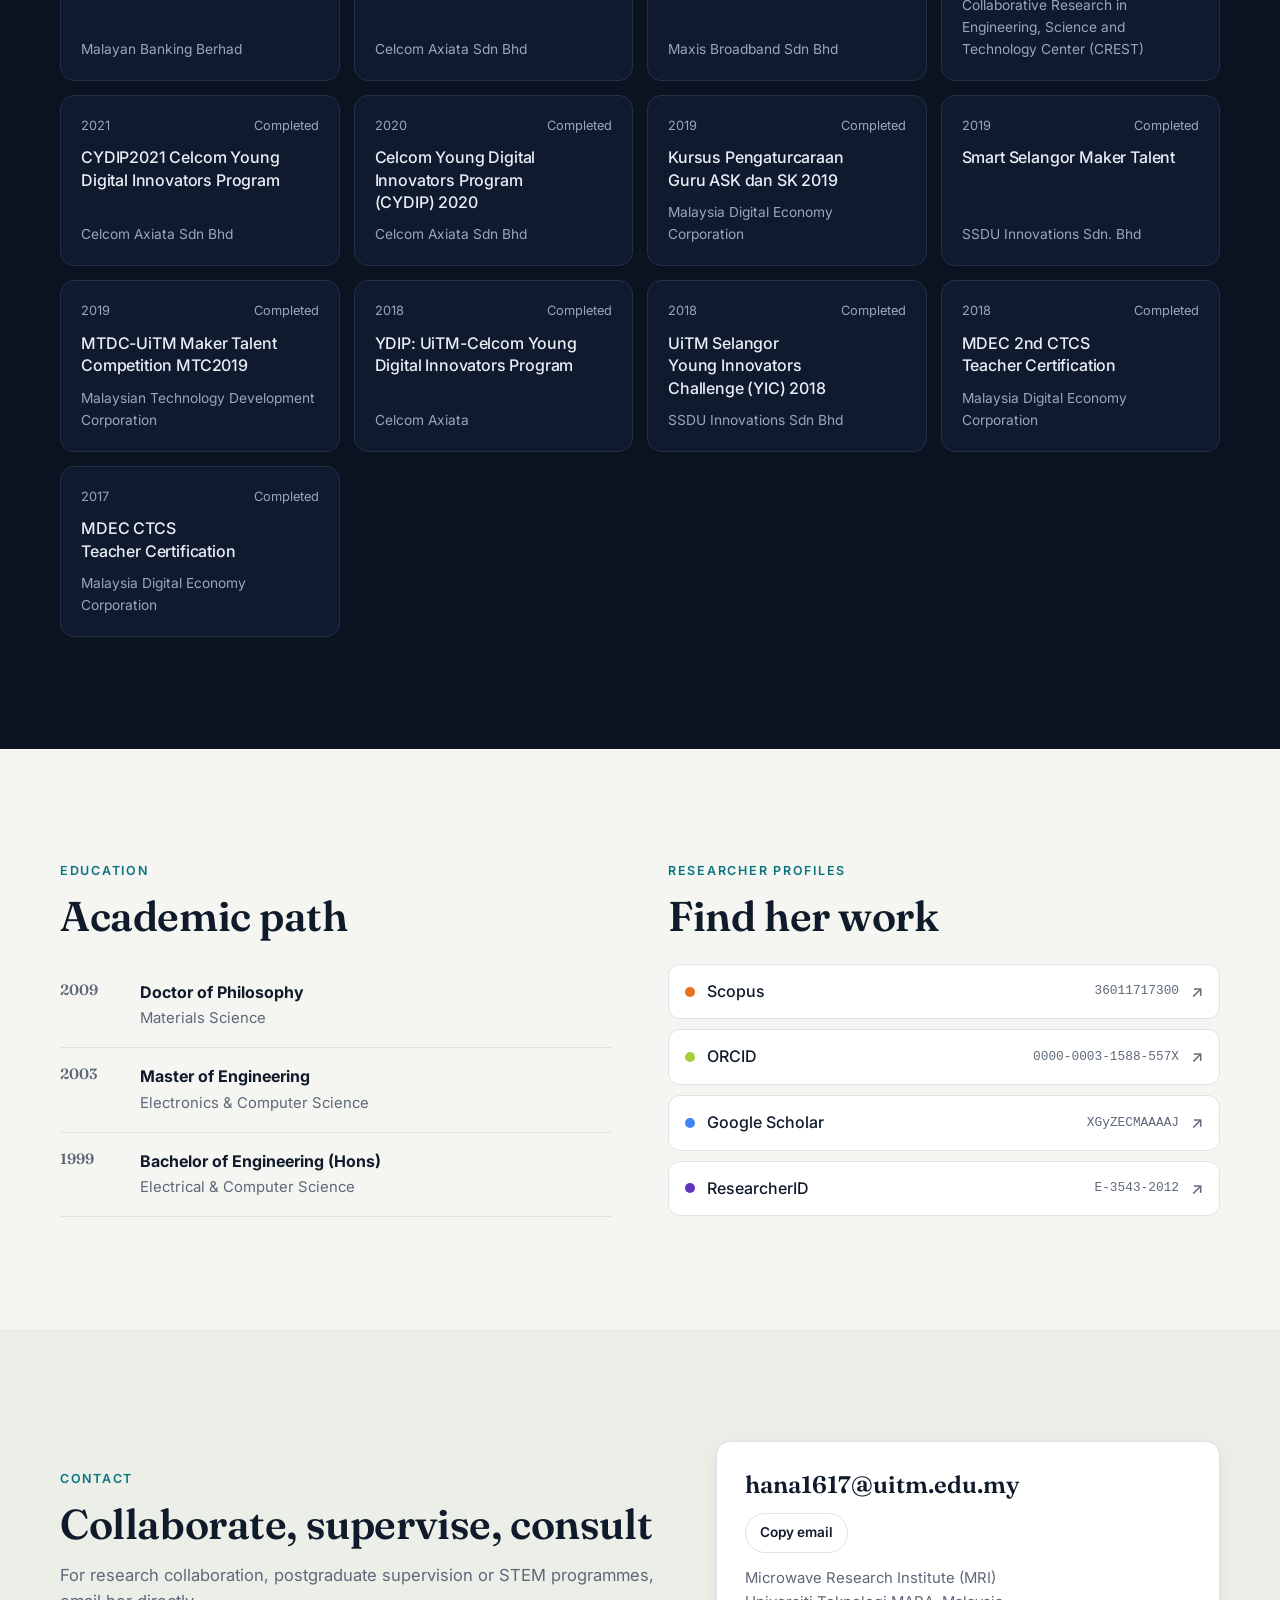
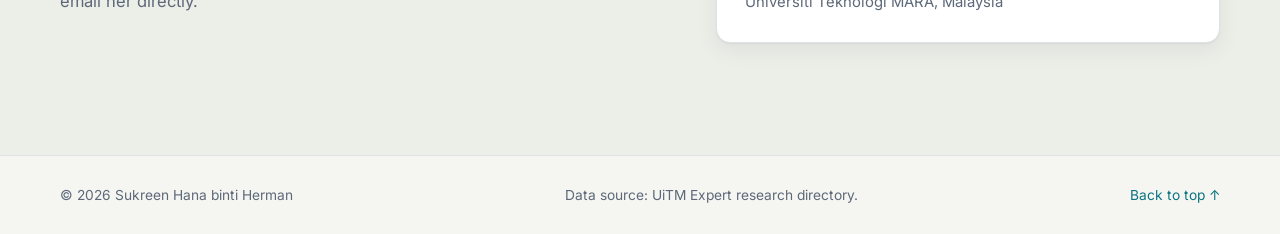
<file: sukreenhana/index.html>
<!doctype html>
<html lang="en">
<head>
  <meta charset="utf-8">
  <meta name="viewport" content="width=device-width, initial-scale=1">
  <title>Sukreen Hana Herman</title>
  <meta name="description" content="Assoc. Prof. Dr Sukreen Hana binti Herman, Microwave Research Institute, Universiti Teknologi MARA. Thin films, EGFET sensors, memristive devices and STEM outreach.">
  <meta name="theme-color" content="#0b1220">
  <meta property="og:title" content="Assoc. Prof. Dr Sukreen Hana Herman">
  <meta property="og:description" content="Thin films, EGFET sensors, memristive devices and STEM outreach at UiTM.">
  <meta property="og:image" content="assets/portrait.jpg">
  <link rel="preconnect" href="https://fonts.googleapis.com">
  <link rel="preconnect" href="https://fonts.gstatic.com" crossorigin>
  <link href="https://fonts.googleapis.com/css2?family=Fraunces:opsz,wght@9..144,500;9..144,600&family=Inter:wght@400;500;600&display=swap" rel="stylesheet">
  <link rel="stylesheet" href="styles.css">
  <script>
    try { var t = localStorage.getItem('shh-theme'); if (t) document.documentElement.dataset.theme = t; } catch (e) {}
  </script>
</head>
<body>
  <a class="skip" href="#main">Skip to content</a>

  <header class="nav" id="top">
    <div class="wrap nav__inner">
      <a class="brand" href="#top" aria-label="Home">
        <span class="brand__mark" aria-hidden="true">SH</span>
        <span class="brand__text">Sukreen Hana</span>
      </a>
      <nav class="nav__links" id="navLinks" aria-label="Main">
        <a href="#research">Research</a>
        <a href="#publications">Publications</a>
        <a href="#grants">Grants</a>
        <a href="#mentoring">Mentoring</a>
        <a href="#outreach">Outreach</a>
        <a href="#contact">Contact</a>
      </nav>
      <div class="nav__actions">
        <button class="icon-btn" id="themeBtn" type="button" aria-label="Toggle dark mode">
          <svg class="i-sun" viewBox="0 0 24 24" aria-hidden="true"><circle cx="12" cy="12" r="4"/><path d="M12 2v2M12 20v2M4.9 4.9l1.4 1.4M17.7 17.7l1.4 1.4M2 12h2M20 12h2M4.9 19.1l1.4-1.4M17.7 6.3l1.4-1.4"/></svg>
          <svg class="i-moon" viewBox="0 0 24 24" aria-hidden="true"><path d="M21 12.8A9 9 0 1 1 11.2 3a7 7 0 0 0 9.8 9.8z"/></svg>
        </button>
        <button class="icon-btn nav__toggle" id="menuBtn" type="button" aria-label="Open menu" aria-expanded="false" aria-controls="navLinks">
          <svg viewBox="0 0 24 24" aria-hidden="true"><path d="M4 7h16M4 12h16M4 17h16"/></svg>
        </button>
      </div>
    </div>
  </header>

  <main id="main">
    <!-- HERO -->
    <section class="hero">
      <div class="hero__layers" aria-hidden="true"><span></span><span></span><span></span><span></span></div>
      <div class="wrap hero__grid">
        <div class="hero__copy">
          <p class="eyebrow">Associate Professor · Universiti Teknologi MARA</p>
          <h1>Dr Sukreen Hana<br><span>binti Herman</span></h1>
          <p class="lede">Materials scientist and electronics engineer at the <strong>Microwave Research Institute (MRI)</strong>, UiTM. She builds thin films and sensors that read the world around us, and she brings young people into science and technology.</p>
          <div class="ph-scale" aria-hidden="true">
            <span>pH 0</span><i></i><span>14</span>
          </div>
          <div class="hero__cta">
            <a class="btn btn--primary" href="#research">Explore the research</a>
            <a class="btn btn--ghost" href="#contact">Get in touch</a>
          </div>
        </div>
        <div class="hero__visual">
          <div class="portrait">
            <svg class="portrait__ring" viewBox="0 0 200 200" aria-hidden="true"><circle cx="100" cy="100" r="96"/></svg>
            <picture>
              <source srcset="assets/portrait.webp" type="image/webp">
              <img src="assets/portrait.jpg" alt="Portrait of Dr Sukreen Hana binti Herman" width="720" height="720">
            </picture>
            <span class="chip chip--a">ZnO</span>
            <span class="chip chip--b">TiO<sub>2</sub></span>
            <span class="chip chip--c">EGFET</span>
          </div>
        </div>
      </div>

      <div class="wrap">
        <ul class="stats" aria-label="Research summary">
          <li><b data-count="185">185</b><span>Publications</span></li>
          <li><b data-count="50">50</b><span>Research grants</span></li>
          <li><b data-count="32">32</b><span>Postgraduates supervised</span></li>
          <li><b data-count="17">17</b><span>Industry consultations</span></li>
          <li class="stats__h">
            <span class="stats__label">h-index</span>
            <span class="hbars">
              <span><b data-count="18">18</b><small>Scholar</small></span>
              <span><b data-count="14">14</b><small>Scopus</small></span>
              <span><b data-count="11">11</b><small>WoS</small></span>
            </span>
          </li>
        </ul>
      </div>
    </section>

    <!-- RESEARCH AREAS -->
    <section class="section" id="research">
      <div class="wrap">
        <header class="section__head reveal">
          <p class="eyebrow">Research</p>
          <h2>Six threads, one question:<br>how do materials sense?</h2>
          <p class="section__sub">The groups below come from the titles of all 185 publications. Pick one to filter the publication list.</p>
        </header>
        <div class="areas" id="areas"></div>
      </div>
    </section>

    <!-- JOURNEY -->
    <section class="section section--tint" id="journey">
      <div class="wrap">
        <header class="section__head reveal">
          <p class="eyebrow">Output over time</p>
          <h2>25 years of publishing</h2>
          <p class="section__sub">Publications per year, by type. Hover or tap a bar to see the year's numbers.</p>
        </header>
        <div class="chart reveal" id="chart">
          <div class="chart__legend" id="chartLegend"></div>
          <div class="chart__plot" id="chartPlot"></div>
          <div class="chart__tip" id="chartTip" role="status" aria-live="polite"></div>
        </div>
        <ol class="milestones reveal" id="milestones"></ol>
      </div>
    </section>

    <!-- PUBLICATIONS -->
    <section class="section" id="publications">
      <div class="wrap">
        <header class="section__head reveal">
          <p class="eyebrow">Publications</p>
          <h2>Search the full list</h2>
          <p class="section__sub"><span id="pubTotals"></span></p>
        </header>

        <div class="toolbar">
          <label class="search">
            <svg viewBox="0 0 24 24" aria-hidden="true"><circle cx="11" cy="11" r="7"/><path d="m20 20-3.5-3.5"/></svg>
            <input id="pubSearch" type="search" placeholder="Search titles: ZnO, nitrate, memristor…" aria-label="Search publications">
          </label>
          <div class="seg" role="group" aria-label="Publication type" id="pubType">
            <button type="button" data-v="all" aria-pressed="true">All</button>
            <button type="button" data-v="Journal" aria-pressed="false">Journal</button>
            <button type="button" data-v="Proceeding" aria-pressed="false">Proceeding</button>
            <button type="button" data-v="other" aria-pressed="false">Other</button>
          </div>
          <select id="pubSort" aria-label="Sort publications">
            <option value="new">Newest first</option>
            <option value="old">Oldest first</option>
          </select>
        </div>
        <div class="chips" id="pubAreas" aria-label="Filter by research area"></div>

        <p class="result-count" id="pubCount" aria-live="polite"></p>
        <ol class="pubs" id="pubList"></ol>
        <div class="center"><button class="btn btn--ghost" id="pubMore" type="button">Show more</button></div>
      </div>
    </section>

    <!-- GRANTS -->
    <section class="section section--tint" id="grants">
      <div class="wrap">
        <header class="section__head reveal">
          <p class="eyebrow">Research grants</p>
          <h2>50 funded projects since 2004</h2>
          <p class="section__sub" id="grantSummary"></p>
        </header>
        <div class="toolbar">
          <div class="seg" role="group" aria-label="Role" id="grantRole">
            <button type="button" data-v="all" aria-pressed="true">All roles</button>
            <button type="button" data-v="Principal Investigator" aria-pressed="false">Principal Investigator</button>
            <button type="button" data-v="Project Member" aria-pressed="false">Project Member</button>
          </div>
          <div class="seg" role="group" aria-label="Scope" id="grantScope">
            <button type="button" data-v="all" aria-pressed="true">All</button>
            <button type="button" data-v="International" aria-pressed="false">International</button>
            <button type="button" data-v="Local" aria-pressed="false">Local</button>
          </div>
        </div>
        <div class="timeline" id="grantList"></div>
        <div class="center"><button class="btn btn--ghost" id="grantMore" type="button">Show all grants</button></div>
      </div>
    </section>

    <!-- MENTORING -->
    <section class="section" id="mentoring">
      <div class="wrap">
        <header class="section__head reveal">
          <p class="eyebrow">Supervision</p>
          <h2>32 postgraduate theses supervised</h2>
          <p class="section__sub">10 PhDs completed, 3 PhDs in progress and 19 Master's degrees completed.</p>
        </header>
        <div class="tabs" role="tablist" aria-label="Supervision level" id="supTabs"></div>
        <div class="sups" id="supList" role="tabpanel"></div>
      </div>
    </section>

    <!-- OUTREACH -->
    <section class="section section--dark" id="outreach">
      <div class="wrap">
        <header class="section__head reveal">
          <p class="eyebrow">Industry &amp; community</p>
          <h2>Taking science outside the lab</h2>
          <p class="section__sub">17 consultations with telcos, banks and national agencies. Most of them train teachers and young people in digital skills, coding, robotics and AI.</p>
        </header>
        <div class="partners reveal" id="partners"></div>
        <div class="cons" id="consList"></div>
      </div>
    </section>

    <!-- EDUCATION + IDS -->
    <section class="section" id="about">
      <div class="wrap about">
        <div class="reveal">
          <p class="eyebrow">Education</p>
          <h2>Academic path</h2>
          <ol class="edu">
            <li><span class="edu__yr">2009</span><div><b>Doctor of Philosophy</b><span>Materials Science</span></div></li>
            <li><span class="edu__yr">2003</span><div><b>Master of Engineering</b><span>Electronics &amp; Computer Science</span></div></li>
            <li><span class="edu__yr">1999</span><div><b>Bachelor of Engineering (Hons)</b><span>Electrical &amp; Computer Science</span></div></li>
          </ol>
        </div>
        <div class="reveal">
          <p class="eyebrow">Researcher profiles</p>
          <h2>Find her work</h2>
          <ul class="ids">
            <li><a href="https://www.scopus.com/authid/detail.uri?authorId=36011717300" target="_blank" rel="noopener"><span class="dot dot--scopus"></span>Scopus<code>36011717300</code></a></li>
            <li><a href="https://orcid.org/0000-0003-1588-557X" target="_blank" rel="noopener"><span class="dot dot--orcid"></span>ORCID<code>0000-0003-1588-557X</code></a></li>
            <li><a href="https://scholar.google.com/citations?user=XGyZECMAAAAJ" target="_blank" rel="noopener"><span class="dot dot--scholar"></span>Google Scholar<code>XGyZECMAAAAJ</code></a></li>
            <li><a href="https://www.webofscience.com/wos/author/record/E-3543-2012" target="_blank" rel="noopener"><span class="dot dot--wos"></span>ResearcherID<code>E-3543-2012</code></a></li>
          </ul>
        </div>
      </div>
    </section>

    <!-- CONTACT -->
    <section class="section section--tint" id="contact">
      <div class="wrap contact reveal">
        <div>
          <p class="eyebrow">Contact</p>
          <h2>Collaborate, supervise, consult</h2>
          <p class="section__sub">For research collaboration, postgraduate supervision or STEM programmes, email her directly.</p>
        </div>
        <div class="contact__card">
          <a class="contact__mail" href="mailto:hana1617@uitm.edu.my">hana1617@uitm.edu.my</a>
          <button class="btn btn--ghost btn--sm" id="copyMail" type="button">Copy email</button>
          <p class="contact__addr">Microwave Research Institute (MRI)<br>Universiti Teknologi MARA, Malaysia</p>
        </div>
      </div>
    </section>
  </main>

  <footer class="footer">
    <div class="wrap footer__inner">
      <p>© <span id="year"></span> Sukreen Hana binti Herman</p>
      <p>Data source: UiTM Expert research directory.</p>
      <a href="#top">Back to top ↑</a>
    </div>
  </footer>

  <script src="data.js"></script>
  <script src="script.js"></script>
</body>
</html>
</file>
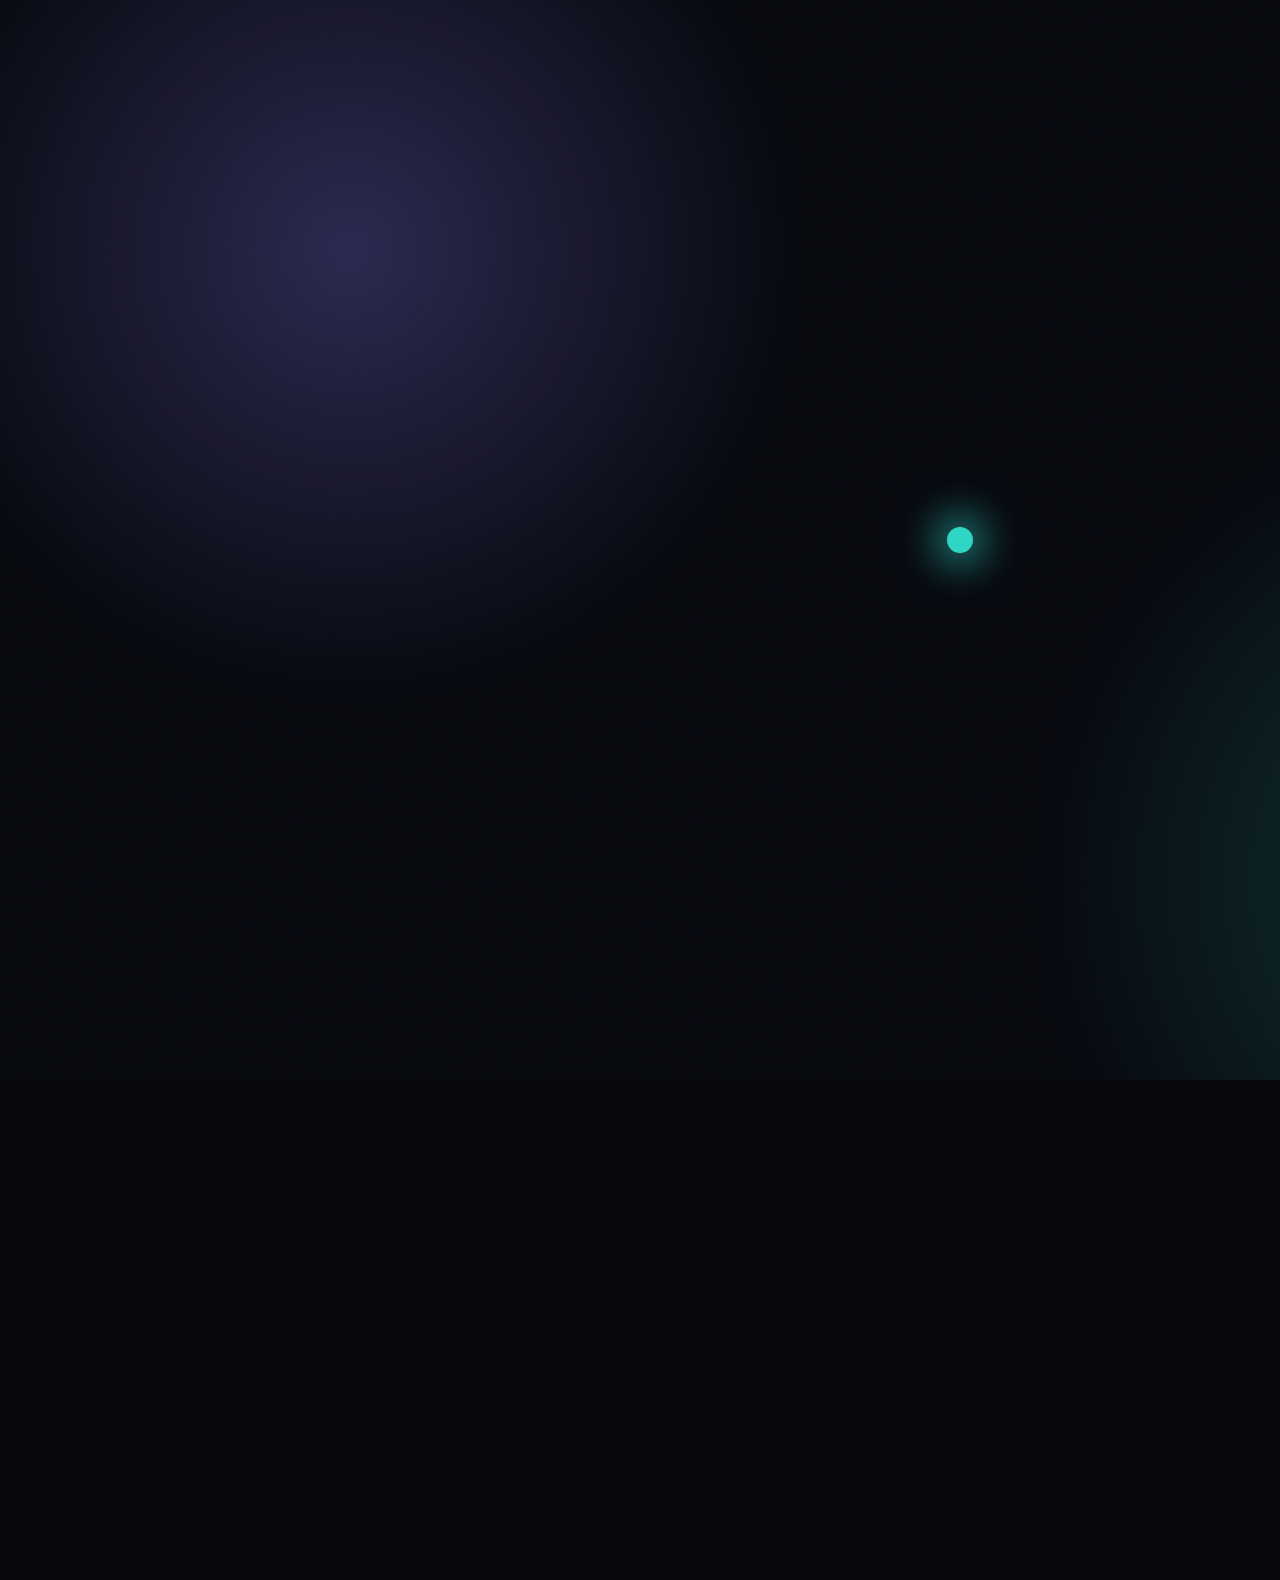
<file: AKCREATIVE/sukreenhana-video/video-16x9.html>
<!doctype html>
<html><head><meta charset="utf-8">
<link href="https://fonts.googleapis.com/css2?family=Instrument+Serif:ital@0;1&family=Inter+Tight:wght@400;500;600;700&display=swap" rel="stylesheet">
<style>
*{box-sizing:border-box;margin:0;padding:0}
html,body{width:1920px;height:1080px;overflow:hidden;background:#07090f}
body{position:relative;color:#fff;font-family:"Inter Tight",sans-serif}
.l{position:absolute;will-change:transform,opacity}
.glowA{left:-300px;top:-400px;width:1300px;height:1300px;background:radial-gradient(closest-side,rgba(139,124,246,.28),transparent 70%)}
.glowB{right:-300px;bottom:-500px;width:1400px;height:1400px;background:radial-gradient(closest-side,rgba(47,214,195,.22),transparent 70%)}
canvas{position:absolute;inset:0}
.grain{inset:0;opacity:.06;mix-blend-mode:overlay;background-image:url("data:image/svg+xml,%3Csvg xmlns='http://www.w3.org/2000/svg' width='200' height='200'%3E%3Cfilter id='n'%3E%3CfeTurbulence type='fractalNoise' baseFrequency='.85' numOctaves='3'/%3E%3C/filter%3E%3Crect width='100%25' height='100%25' filter='url(%23n)'/%3E%3C/svg%3E")}
.serif{font-family:"Instrument Serif",serif;font-weight:400;letter-spacing:-.02em}
.grad{background:linear-gradient(110deg,#2fd6c3,#6aa8ff 45%,#8b7cf6);-webkit-background-clip:text;background-clip:text;color:transparent;font-style:italic;padding-right:.08em}
.center{left:0;right:0;text-align:center}
.word{display:inline-block}
#dot{left:960px;top:540px;width:26px;height:26px;margin:-13px 0 0 -13px;border-radius:50%;background:#2fd6c3;box-shadow:0 0 40px 10px rgba(47,214,195,.7)}
#head{left:0;right:0;top:250px;font-size:150px;line-height:1.02}
#head .row{display:block}
#arch{left:1240px;top:110px;width:560px;height:705px}
#arch .img{position:absolute;inset:8px;border-radius:272px 272px 30px 30px;overflow:hidden}
#arch .img img{width:100%;height:100%;object-fit:cover}
#arch svg{position:absolute;inset:0;overflow:visible}
#lower{left:120px;width:900px;top:820px;padding:26px 34px;text-align:left;border-radius:28px;background:rgba(12,16,27,.75);border:2px solid rgba(255,255,255,.16);text-align:center}
#lower b{display:block;font-size:46px;font-weight:700}
#lower span{display:block;font-size:34px;color:#c3cbd9;margin-top:6px}
#kw{top:390px;font-size:170px;line-height:1.05;white-space:nowrap}
.kicker{font-size:34px;font-weight:600;letter-spacing:.2em;text-transform:uppercase;color:#2fd6c3}
#films{left:560px;width:800px;top:290px;height:520px}
#films .slab{position:absolute;left:0;right:0;height:70px;border-radius:14px}
#films .rod{position:absolute;bottom:304px;width:26px;border-radius:11px 11px 4px 4px;background:linear-gradient(to top,#6aa8ff,#2fd6c3);box-shadow:0 0 18px rgba(47,214,195,.7)}
#cap{top:850px;font-size:84px}
#tiles{left:100px;right:100px;top:300px;display:grid;grid-template-columns:repeat(4,1fr);gap:34px}
.tile{position:relative;height:560px;border-radius:40px;padding:44px;background:radial-gradient(120% 80% at 100% 0%,color-mix(in srgb,var(--a) 20%,transparent),transparent 60%),rgba(255,255,255,.04);border:2px solid color-mix(in srgb,var(--a) 40%,transparent);display:flex;flex-direction:column;justify-content:flex-end;overflow:hidden}
.tile::after{content:"";position:absolute;left:44px;right:44px;top:0;height:5px;border-radius:4px;background:var(--a)}
.tile .n{font-family:"Instrument Serif",serif;font-size:230px;line-height:.9;background:linear-gradient(120deg,#fff 5%,var(--a) 60%);-webkit-background-clip:text;background-clip:text;color:transparent;filter:drop-shadow(0 10px 40px color-mix(in srgb,var(--a) 55%,transparent))}
.tile .t{font-size:40px;font-weight:600;margin-top:14px}
.tile .m{height:16px;border-radius:9px;background:rgba(255,255,255,.08);margin-top:26px;overflow:hidden}
.tile .m i{display:block;height:100%;width:100%;background:var(--a);box-shadow:0 0 20px var(--a);transform-origin:left}
#ihead{top:110px;font-size:96px}
#circuit{left:0;top:0;width:1920px;height:1080px}
#ai{left:120px;right:auto;top:300px;font-size:140px;line-height:1.05;text-align:left}
#partners{left:120px;right:auto;top:720px;text-align:left;font-size:78px;text-shadow:0 0 30px #07090f,0 0 12px #07090f}
#partners span{display:inline-block;margin:0 44px 0 0;color:#e8edf5}
#site{left:100px;width:1000px;top:230px;height:620px;border-radius:30px;overflow:hidden;border:2px solid rgba(255,255,255,.2);box-shadow:0 40px 120px -30px rgba(47,214,195,.5)}
#site img{width:100%;height:100%;object-fit:cover;object-position:left center}
#btn{left:1150px;right:80px;top:330px;display:flex;justify-content:center;transform-origin:center}
#btn .b{position:relative;display:flex;align-items:center;gap:26px;padding:30px 54px 30px 30px;border-radius:999px;font-size:58px;font-weight:700;white-space:nowrap}
#btn .ring{position:absolute;inset:0;border-radius:999px;padding:4px;-webkit-mask:linear-gradient(#000 0 0) content-box,linear-gradient(#000 0 0);-webkit-mask-composite:xor;mask-composite:exclude}
#btn .fill{position:absolute;inset:4px;border-radius:999px;background:linear-gradient(135deg,#141a2c,#0c1020);z-index:0}
#btn .ic{position:relative;z-index:1;width:84px;height:84px;border-radius:50%;background:linear-gradient(135deg,#f2708a,#8b7cf6);display:grid;place-items:center;font-size:56px}
#btn .tx{position:relative;z-index:1}
#btn .ar{position:relative;z-index:1;color:#f9b8c6}
#end{left:1150px;right:80px;top:560px}
#end .mono{width:150px;height:150px;margin:0 auto 26px;border-radius:50%;background:linear-gradient(135deg,#2fd6c3,#6aa8ff 50%,#8b7cf6);display:grid;place-items:center;font:italic 400 76px "Instrument Serif",serif;color:#050a12}
#end .url{font-size:96px;font-weight:700;letter-spacing:-.02em}
#flash{inset:0;background:#fff;opacity:0;mix-blend-mode:screen}
</style></head><body>
<div class="l glowA"></div><div class="l glowB"></div>
<canvas id="cv" width="1920" height="1080"></canvas>
<svg id="circuit" class="l" viewBox="0 0 1920 1080"></svg>

<div id="dot" class="l"></div>

<div id="head" class="l center serif">
  <span class="row"><span class="word" id="w1">Sensing</span> <span class="word" id="w2">the world,</span></span>
  <span class="row"><span class="word grad" id="w3">one thin film</span></span>
  <span class="row"><span class="word" id="w4">at a time.</span></span>
</div>

<div id="arch" class="l">
  <div class="img"><img src="portrait.jpg"></div>
  <svg viewBox="0 0 700 880" preserveAspectRatio="none"><defs><linearGradient id="ag" x1="0" y1="0" x2="1" y2="1"><stop offset="0" stop-color="#2fd6c3"/><stop offset=".5" stop-color="#6aa8ff"/><stop offset="1" stop-color="#8b7cf6"/></linearGradient></defs>
  <path id="archPath" d="M5 875 L5 350 A345 345 0 0 1 695 350 L695 875 Z" fill="none" stroke="url(#ag)" stroke-width="10" stroke-linejoin="round" style="filter:drop-shadow(0 0 24px rgba(47,214,195,.8))"/></svg>
</div>
<div id="lower" class="l"><b>Assoc. Prof. Dr Sukreen Hana binti Herman</b><span>Microwave Research Institute · UiTM</span></div>

<div id="kwk" class="l center kicker" style="top:250px">Research</div>
<div id="kw" class="l center serif"></div>
<div id="films" class="l"></div>
<div id="cap" class="l center serif">Built <span class="grad">layer by layer.</span></div>

<div id="ihead" class="l center serif">Impact, <span class="grad">in numbers.</span></div>
<div id="tiles" class="l">
  <div class="tile" style="--a:#2fd6c3"><div class="n" data-to="185">0</div><div class="t">Publications</div><div class="m"><i></i></div></div>
  <div class="tile" style="--a:#e7b75f"><div class="n" data-to="50">0</div><div class="t">Research grants</div><div class="m"><i></i></div></div>
  <div class="tile" style="--a:#74e6a8"><div class="n" data-to="32">0</div><div class="t">Postgraduate theses</div><div class="m"><i></i></div></div>
  <div class="tile" style="--a:#6aa8ff"><div class="n" data-to="18">0</div><div class="t">h-index · Scholar</div><div class="m"><i></i></div></div>
</div>

<div id="ai" class="l center serif"><span class="row" id="ai1" style="display:block">AI <span class="grad">&amp; Robotics.</span></span><span class="row" id="ai2" style="display:block">Future Skills.</span></div>
<div id="partners" class="l center serif"><span id="p1">CelcomDigi</span><span id="p2">Maxis</span><span id="p3">MDEC</span></div>

<div id="site" class="l"><img src="site-hero.png"></div>
<div id="btn" class="l"><div class="b"><span class="ring" id="ring"></span><span class="fill"></span><span class="ic">✦</span><span class="tx">Let’s collaborate</span><span class="ar">↗</span></div></div>
<div id="end" class="l center"><div class="mono">SH</div><div class="url">sukreenhana.my</div></div>

<div id="flash" class="l"></div>
<div class="l grain"></div>

<script>
var B = 60 / 128;                       // one beat = 0.46875s; 32 beats = 15s
var $ = function (id) { return document.getElementById(id); };
var clamp = function (x) { return x < 0 ? 0 : x > 1 ? 1 : x; };
var seg = function (t, a, d) { return clamp((t - a) / d); };      // progress from a over d seconds
var outC = function (p) { return 1 - Math.pow(1 - p, 3); };
var outBack = function (p) { var c = 1.9; return 1 + (c + 1) * Math.pow(p - 1, 3) + c * Math.pow(p - 1, 2); };
var b = function (n) { return n * B; };
function set(el, o, tf) { el.style.opacity = o; if (tf !== undefined) el.style.transform = tf; }
// in/out window helper: appears at a (dur din), disappears at z (dur dout)
function win(t, a, din, z, dout) { return Math.min(seg(t, a, din), 1 - seg(t, z, dout)); }

/* ---- lattice (deterministic) ---- */
var cv = $('cv'), ctx = cv.getContext('2d');
var seed = 11; function rnd() { seed = (seed * 9301 + 49297) % 233280; return seed / 233280; }
var P = [];
for (var i = 0; i < 120; i++) P.push({ x: rnd() * 1920, y: rnd() * 1080, vx: (rnd() - .5) * 26, vy: (rnd() - .5) * 26, r: rnd() * 2.6 + 1.4, h: rnd() < .5 ? '47,214,195' : '139,124,246' });
function lattice(t, alpha, burst) {
  ctx.clearRect(0, 0, 1920, 1080);
  if (alpha <= 0) return;
  var pts = P.map(function (p) {
    var x = p.x + p.vx * t, y = p.y + p.vy * t;
    x = ((x % 1920) + 1920) % 1920; y = ((y % 1080) + 1080) % 1080;
    return { x: 960 + (x - 960) * burst, y: 540 + (y - 540) * burst, r: p.r, h: p.h };
  });
  for (var i = 0; i < pts.length; i++) {
    for (var j = i + 1; j < pts.length; j++) {
      var dx = pts[i].x - pts[j].x, dy = pts[i].y - pts[j].y, d = dx * dx + dy * dy;
      if (d < 42000) { ctx.strokeStyle = 'rgba(' + pts[i].h + ',' + (alpha * .32 * (1 - d / 42000)).toFixed(3) + ')'; ctx.lineWidth = 1.6; ctx.beginPath(); ctx.moveTo(pts[i].x, pts[i].y); ctx.lineTo(pts[j].x, pts[j].y); ctx.stroke(); }
    }
    ctx.fillStyle = 'rgba(' + pts[i].h + ',' + (alpha * .85).toFixed(3) + ')';
    ctx.beginPath(); ctx.arc(pts[i].x, pts[i].y, pts[i].r, 0, 7); ctx.fill();
  }
}

/* ---- thin-film layers + nanorods ---- */
var films = $('films'), slabC = ['#8b7cf6', '#6aa8ff', '#2fd6c3', '#e7b75f'];
slabC.forEach(function (c, i) { var d = document.createElement('div'); d.className = 'slab'; d.style.bottom = (i * 78) + 'px'; d.style.background = 'linear-gradient(90deg,' + c + ',' + c + '99)'; d.style.boxShadow = '0 0 30px ' + c + '88'; films.appendChild(d); });
for (var k = 0; k < 17; k++) { var r = document.createElement('div'); r.className = 'rod'; r.style.left = (10 + k * 48) + 'px'; r.dataset.h = 110 + ((k * 37) % 110); films.appendChild(r); }

/* ---- circuit traces ---- */
var circuit = $('circuit'), traces = [];
(function () {
  var s = 5, paths = '';
  function r2() { s = (s * 9301 + 49297) % 233280; return s / 233280; }
  for (var i = 0; i < 16; i++) {
    var x = 1420, y = 560, d = 'M' + x + ' ' + y, ang = i % 4;
    for (var k = 0; k < 5; k++) {
      var len = 80 + r2() * 170;
      if ((k + ang) % 2 === 0) x += (i % 2 ? 1 : -1) * len; else y += (i < 8 ? -1 : 1) * len * .55;
      d += ' L' + Math.round(x) + ' ' + Math.round(y);
    }
    var col = ['#2fd6c3', '#6aa8ff', '#8b7cf6', '#f2708a'][i % 4];
    paths += '<path d="' + d + '" fill="none" stroke="' + col + '" stroke-width="4" stroke-linecap="round" stroke-linejoin="round" style="filter:drop-shadow(0 0 10px ' + col + ')"/><circle cx="' + Math.round(x) + '" cy="' + Math.round(y) + '" r="9" fill="' + col + '"/>';
  }
  // robot arm silhouette
  paths += '<g id="arm" fill="none" stroke="#e8edf5" stroke-width="16" stroke-linecap="round" stroke-linejoin="round"><path d="M1320 700 h200"/><path d="M1420 700 v-40"/><circle cx="1420" cy="650" r="24" fill="#07090f"/><path id="arm1" d="M1420 650 L1520 490"/><circle cx="1520" cy="490" r="20" fill="#07090f"/><path id="arm2" d="M1520 490 L1400 390"/><path d="M1400 390 l-40 -10 M1400 390 l-24 32"/></g>';
  circuit.innerHTML = paths;
  traces = Array.prototype.slice.call(circuit.querySelectorAll('path')).filter(function (p) { return !p.closest('#arm'); });
  traces.forEach(function (p) { var L = p.getTotalLength(); p.dataset.l = L; p.style.strokeDasharray = L; });
})();
var archPath = $('archPath'), archL = archPath.getTotalLength(); archPath.style.strokeDasharray = archL;

var KW = ['EGFET pH sensors', 'ZnO nanorods', 'TiO<sub style="font-size:.55em">2</sub> thin films', 'Memristive devices'];

window.render = function (t) {
  /* flash on key hits: drop b8, lift b24, final b31 */
  var fl = 0;
  [[b(8), .55], [b(16), .18], [b(24), .4], [b(28), .2], [b(31), .6]].forEach(function (h) { var d = t - h[0]; if (d >= 0 && d < .3) fl = Math.max(fl, h[1] * (1 - d / .3)); });
  $('flash').style.opacity = fl;

  /* global camera shake on drop / final */
  var shake = 0; [[b(8), 14], [b(31), 16]].forEach(function (h) { var d = t - h[0]; if (d >= 0 && d < .35) shake = Math.max(shake, h[1] * (1 - d / .35)); });
  document.body.style.transform = shake ? 'translate(' + (Math.sin(t * 90) * shake).toFixed(1) + 'px,' + (Math.cos(t * 77) * shake).toFixed(1) + 'px)' : '';

  /* lattice: burst on b1, fades during impact, returns for CTA */
  var la = Math.max(win(t, b(1), .2, b(8), .3) , win(t, b(8), .3, b(22), .3) * .45, seg(t, b(28), .4) * .7);
  lattice(t, la, outC(seg(t, b(1), b(1))) * .95 + .05);

  /* HOOK: dot pulse b0 */
  var dp = seg(t, 0, b(1));
  set($('dot'), t < b(1) + .12 ? 1 - seg(t, b(1), .12) : 0, 'scale(' + (1 + Math.sin(dp * Math.PI) * 1.8 + seg(t, b(1), .12) * 6) + ')');

  /* headline words */
  function slam(id, at, until) {
    var p = seg(t, at, .16), q = until ? seg(t, until, .2) : 0;
    set($(id), p * (1 - q), 'scale(' + (1.35 - .35 * outC(p)) + ')');
    $(id).style.filter = 'blur(' + ((1 - p) * 12).toFixed(1) + 'px)';
  }
  slam('w1', b(1), b(8) - .15); slam('w2', b(2), b(8) - .15); slam('w3', b(3), b(8) - .15); slam('w4', b(4), b(8) - .15);
  var up = outC(seg(t, b(5), .35));
  $('head').style.transformOrigin = '0 0'; $('head').style.transform = 'translate(' + (up * 120) + 'px,' + (up * -80) + 'px) scale(' + (1 - .3 * up) + ')';

  /* WHO: arch draws b5, portrait b5.5, lower third b6 */
  var ap = outC(seg(t, b(5), b(1.4)));
  archPath.style.strokeDashoffset = archL * (1 - ap);
  var archOut = seg(t, b(8) - .15, .2);
  set($('arch'), seg(t, b(5), .1) * (1 - archOut), 'translateY(' + ((1 - outC(seg(t, b(5), .4))) * 80) + 'px) scale(' + (1 + archOut * .1) + ')');
  $('arch').querySelector('.img').style.opacity = seg(t, b(5.5), b(1));
  var lp = outBack(seg(t, b(6), .3));
  set($('lower'), seg(t, b(6), .15) * (1 - archOut), 'translateY(' + ((1 - lp) * 60) + 'px)');

  /* DROP: keywords b8..b11, one per beat, whip in/out */
  var kwOn = t >= b(8) && t < b(12);
  var ki = Math.min(3, Math.floor((t - b(8)) / B));
  if (kwOn) {
    var kp = seg(t, b(8 + ki), .14), ke = seg(t, b(9 + ki) - .08, .08);
    $('kw').innerHTML = '<span class="' + (ki % 2 ? 'grad' : '') + '">' + KW[ki] + '</span>';
    set($('kw'), 1 - ke, 'translateX(' + ((1 - outC(kp)) * 700 - ke * 700) + 'px) skewX(' + ((1 - kp) * -14) + 'deg)');
  } else set($('kw'), 0);
  set($('kwk'), win(t, b(8), .15, b(16) - .15, .15));

  /* films stack b12..b15 + rods grow */
  var fOn = win(t, b(12), .1, b(16) - .15, .15);
  set($('films'), fOn);
  Array.prototype.forEach.call(films.querySelectorAll('.slab'), function (s, i) {
    var p = outBack(seg(t, b(12 + i * .75), .25));
    s.style.opacity = seg(t, b(12 + i * .75), .08); s.style.transform = 'translateY(' + ((1 - p) * -260) + 'px)';
  });
  Array.prototype.forEach.call(films.querySelectorAll('.rod'), function (r, i) {
    var p = outC(seg(t, b(14) + i * .02, .4)); r.style.height = (p * r.dataset.h) + 'px';
  });
  set($('cap'), win(t, b(13), .2, b(16) - .15, .15), 'translateY(' + ((1 - outC(seg(t, b(13), .3))) * 30) + 'px)');
  if (kwOn || t < b(8)) { /* keyword sits higher while films show */ }
  

  /* IMPACT: tiles b16..b19 */
  var iOut = seg(t, b(22) - .15, .15);
  set($('ihead'), seg(t, b(16), .2) * (1 - iOut), 'translateY(' + ((1 - outC(seg(t, b(16), .3))) * -40) + 'px)');
  Array.prototype.forEach.call(document.querySelectorAll('.tile'), function (el, i) {
    var at = b(16 + i), p = outBack(seg(t, at, .28));
    el.style.opacity = seg(t, at, .08) * (1 - iOut);
    el.style.transform = 'scale(' + (.6 + .4 * p) + ') translateY(' + (iOut * -40) + 'px)';
    var n = el.querySelector('.n'), to = +n.dataset.to;
    n.textContent = Math.round(to * outC(seg(t, at, .55)));
    el.querySelector('.m i').style.transform = 'scaleX(' + outC(seg(t, at + .1, .6)) + ')';
  });

  /* AI: circuit b22, arm b23, text b23/b24, partners b25-b27 */
  var aOut = seg(t, b(28) - .12, .12);
  var cp = outC(seg(t, b(22), b(2)));
  circuit.style.opacity = (t >= b(22) ? 1 : 0) * (1 - aOut);
  traces.forEach(function (p, i) { p.style.strokeDashoffset = p.dataset.l * (1 - clamp(cp * 1.2 - i * .012)); });
  var arm = $('arm'); var arp = outBack(seg(t, b(23), .35));
  arm.style.opacity = seg(t, b(23), .1); arm.style.transformOrigin = '1420px 700px';
  arm.style.transform = 'scale(' + (.5 + .5 * arp) + ') rotate(' + (Math.sin((t - b(23)) * 3) * 4 * (t > b(23) ? 1 : 0)) + 'deg)';
  function pop(id, at) { var p = outBack(seg(t, at, .22)); set($(id), seg(t, at, .08) * (1 - aOut), 'scale(' + (.7 + .3 * p) + ')'); }
  pop('ai1', b(23)); pop('ai2', b(24));
  $('ai').style.opacity = 1;
  pop('p1', b(25)); pop('p2', b(26)); pop('p3', b(27));
  $('partners').style.opacity = 1;

  /* CTA: site hero b28, button b29, end card b30, final hit b31 */
  var sp = outC(seg(t, b(28), .35));
  set($('site'), seg(t, b(28), .1), 'translateY(' + ((1 - sp) * 200) + 'px) scale(' + (1.12 - .12 * sp + seg(t, b(28), 2) * .04) + ')');
  var bp = outBack(seg(t, b(29), .3)), bump = 0, d31 = t - b(31); if (d31 >= 0 && d31 < .3) bump = .12 * (1 - d31 / .3);
  set($('btn'), seg(t, b(29), .08), 'scale(' + (.5 + .5 * bp + bump + Math.sin(Math.max(0, t - b(29)) * Math.PI * 2 / B) * .015) + ')');
  $('ring').style.background = 'conic-gradient(from ' + (t * 300) + 'deg,#2fd6c3,#6aa8ff,#8b7cf6,#f2708a,#e7b75f,#2fd6c3)';
  var ep = outBack(seg(t, b(30), .3));
  set($('end'), seg(t, b(30), .1), 'translateY(' + ((1 - ep) * 80) + 'px) scale(' + (1 + bump) + ')');
};
document.fonts.ready.then(function () { window.ready = true; render(0); });
</script></body></html>
</file>
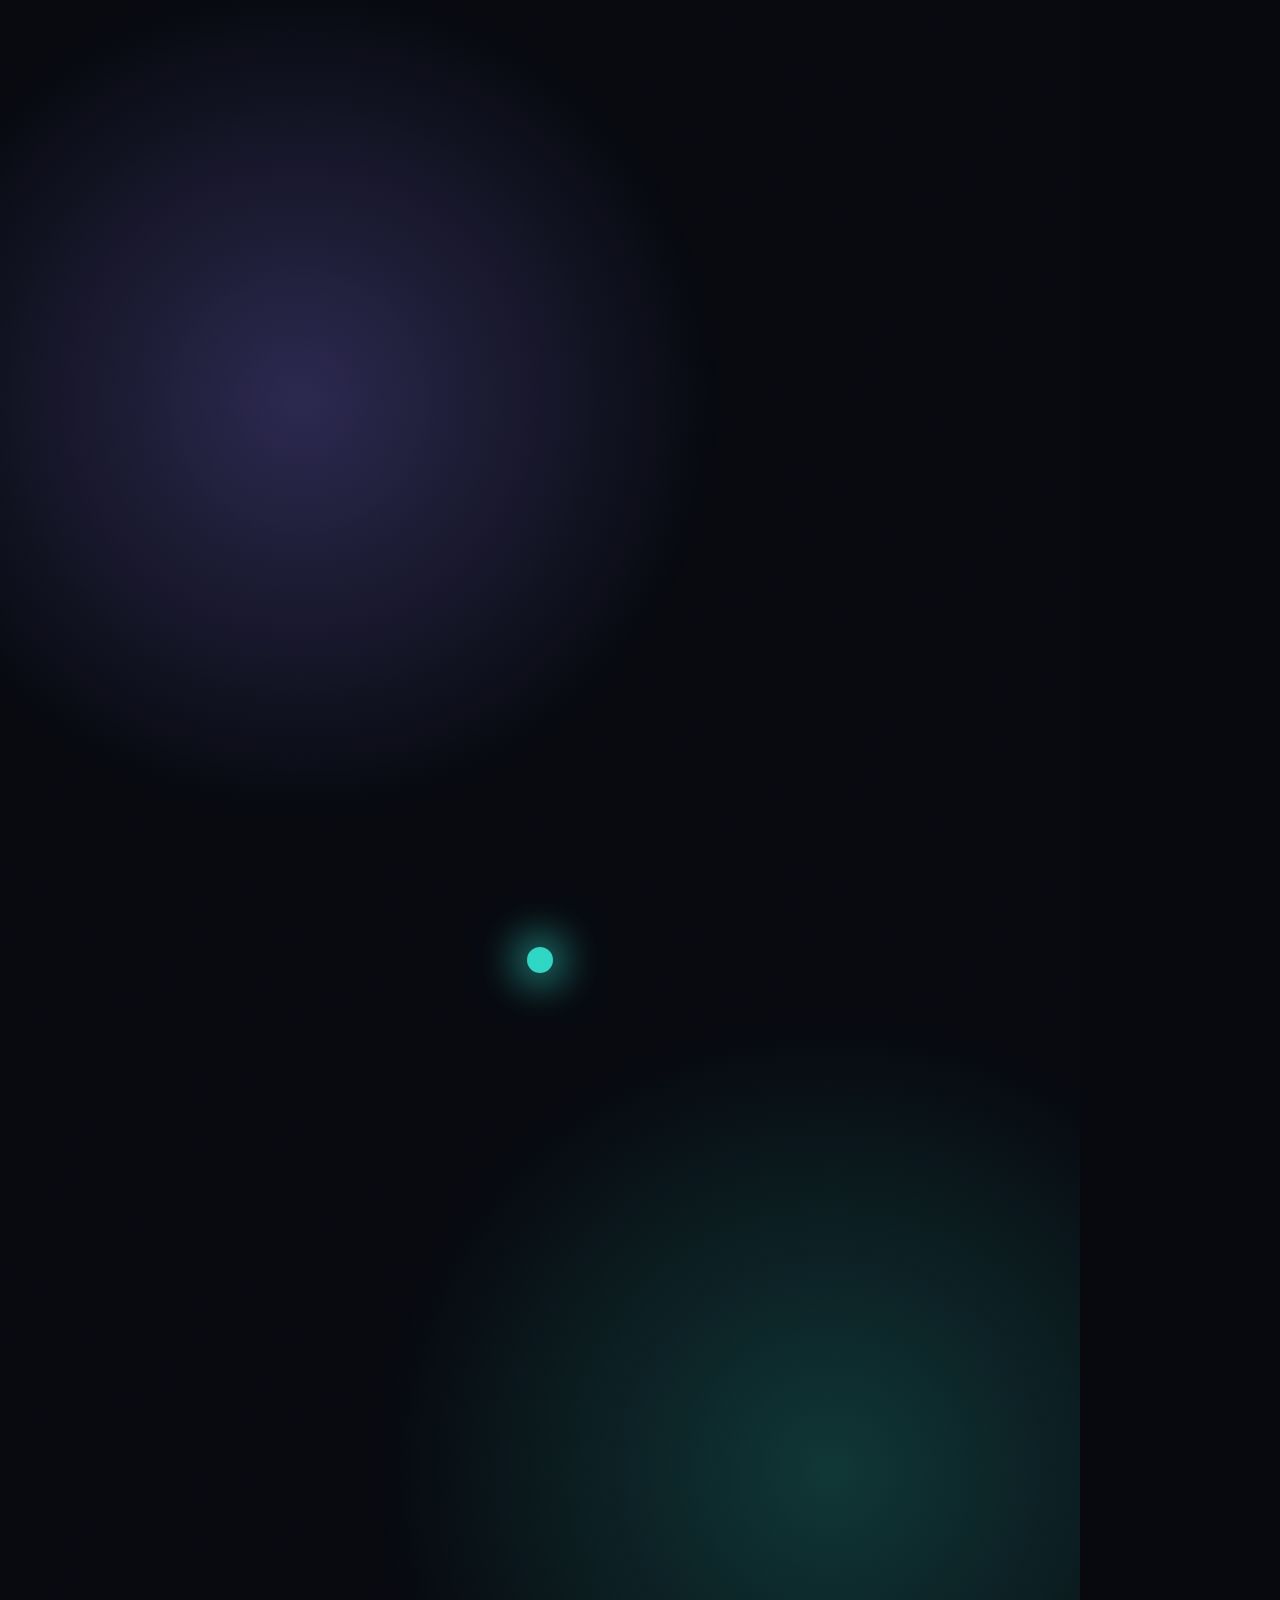
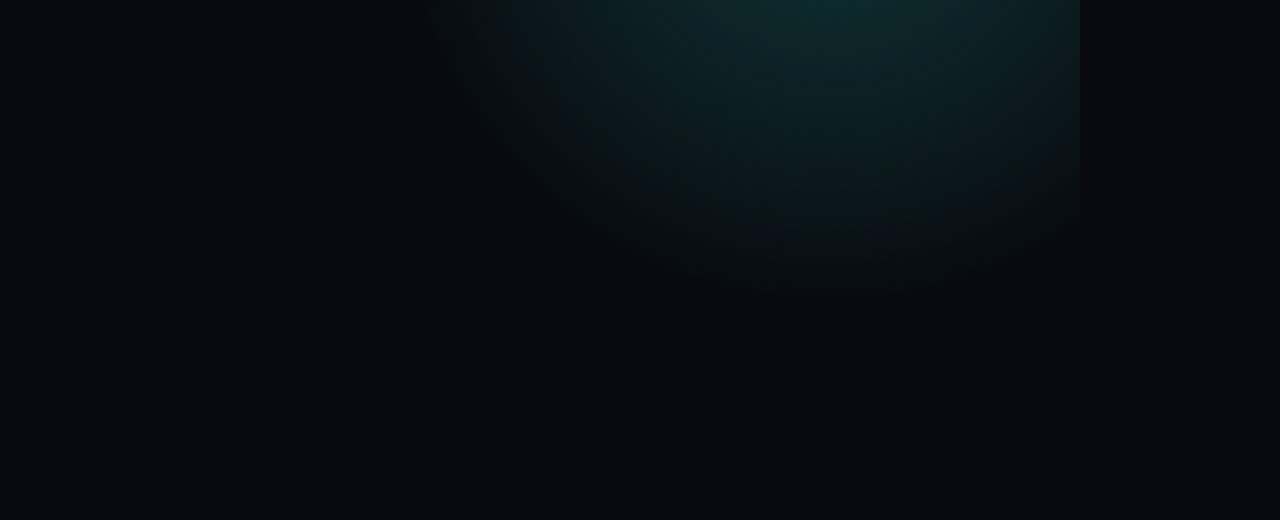
<file: AKCREATIVE/sukreenhana-video/video.html>
<!doctype html>
<html><head><meta charset="utf-8">
<link href="https://fonts.googleapis.com/css2?family=Instrument+Serif:ital@0;1&family=Inter+Tight:wght@400;500;600;700&display=swap" rel="stylesheet">
<style>
*{box-sizing:border-box;margin:0;padding:0}
html,body{width:1080px;height:1920px;overflow:hidden;background:#07090f}
body{position:relative;color:#fff;font-family:"Inter Tight",sans-serif}
.l{position:absolute;will-change:transform,opacity}
.glowA{left:-300px;top:-200px;width:1200px;height:1200px;background:radial-gradient(closest-side,rgba(139,124,246,.28),transparent 70%)}
.glowB{right:-400px;bottom:-200px;width:1300px;height:1300px;background:radial-gradient(closest-side,rgba(47,214,195,.22),transparent 70%)}
canvas{position:absolute;inset:0}
.grain{inset:0;opacity:.06;mix-blend-mode:overlay;background-image:url("data:image/svg+xml,%3Csvg xmlns='http://www.w3.org/2000/svg' width='200' height='200'%3E%3Cfilter id='n'%3E%3CfeTurbulence type='fractalNoise' baseFrequency='.85' numOctaves='3'/%3E%3C/filter%3E%3Crect width='100%25' height='100%25' filter='url(%23n)'/%3E%3C/svg%3E")}
.serif{font-family:"Instrument Serif",serif;font-weight:400;letter-spacing:-.02em}
.grad{background:linear-gradient(110deg,#2fd6c3,#6aa8ff 45%,#8b7cf6);-webkit-background-clip:text;background-clip:text;color:transparent;font-style:italic;padding-right:.08em}
.center{left:0;right:0;text-align:center}
.word{display:inline-block}
#dot{left:540px;top:960px;width:26px;height:26px;margin:-13px 0 0 -13px;border-radius:50%;background:#2fd6c3;box-shadow:0 0 40px 10px rgba(47,214,195,.7)}
#head{top:560px;font-size:150px;line-height:1}
#head .row{display:block}
#arch{left:210px;top:560px;width:660px;height:830px}
#arch .img{position:absolute;inset:10px;border-radius:340px 340px 36px 36px;overflow:hidden}
#arch .img img{width:100%;height:100%;object-fit:cover}
#arch svg{position:absolute;inset:0;overflow:visible}
#lower{left:90px;right:90px;top:1470px;padding:30px 36px;border-radius:28px;background:rgba(12,16,27,.75);border:2px solid rgba(255,255,255,.16);text-align:center}
#lower b{display:block;font-size:46px;font-weight:700}
#lower span{display:block;font-size:34px;color:#c3cbd9;margin-top:6px}
#kw{top:820px;font-size:150px;line-height:1.05;white-space:nowrap}
.kicker{font-size:34px;font-weight:600;letter-spacing:.2em;text-transform:uppercase;color:#2fd6c3}
#films{left:120px;right:120px;top:700px;height:520px;transform:scale(1.15)}
#films .slab{position:absolute;left:0;right:0;height:70px;border-radius:14px}
#films .rod{position:absolute;bottom:304px;width:26px;border-radius:11px 11px 4px 4px;background:linear-gradient(to top,#6aa8ff,#2fd6c3);box-shadow:0 0 18px rgba(47,214,195,.7)}
#cap{top:1360px;font-size:84px}
#tiles{left:70px;right:70px;top:520px;display:grid;grid-template-columns:1fr 1fr;gap:34px}
.tile{position:relative;height:500px;border-radius:40px;padding:44px;background:radial-gradient(120% 80% at 100% 0%,color-mix(in srgb,var(--a) 20%,transparent),transparent 60%),rgba(255,255,255,.04);border:2px solid color-mix(in srgb,var(--a) 40%,transparent);display:flex;flex-direction:column;justify-content:flex-end;overflow:hidden}
.tile::after{content:"";position:absolute;left:44px;right:44px;top:0;height:5px;border-radius:4px;background:var(--a)}
.tile .n{font-family:"Instrument Serif",serif;font-size:230px;line-height:.9;background:linear-gradient(120deg,#fff 5%,var(--a) 60%);-webkit-background-clip:text;background-clip:text;color:transparent;filter:drop-shadow(0 10px 40px color-mix(in srgb,var(--a) 55%,transparent))}
.tile .t{font-size:40px;font-weight:600;margin-top:14px}
.tile .m{height:16px;border-radius:9px;background:rgba(255,255,255,.08);margin-top:26px;overflow:hidden}
.tile .m i{display:block;height:100%;width:100%;background:var(--a);box-shadow:0 0 20px var(--a);transform-origin:left}
#ihead{top:330px;font-size:96px}
#circuit{left:0;top:0;width:1080px;height:1920px}
#ai{top:430px;font-size:140px;line-height:1.02}
#partners{top:1700px;font-size:78px;text-shadow:0 0 30px #07090f,0 0 12px #07090f}
#partners span{display:inline-block;margin:0 22px;color:#e8edf5}
#site{left:50px;right:50px;top:360px;height:620px;border-radius:30px;overflow:hidden;border:2px solid rgba(255,255,255,.2);box-shadow:0 40px 120px -30px rgba(47,214,195,.5)}
#site img{width:100%;height:100%;object-fit:cover;object-position:left center}
#btn{left:0;right:0;top:1240px;display:flex;justify-content:center;transform-origin:center}
#btn .b{position:relative;display:flex;align-items:center;gap:26px;padding:30px 54px 30px 30px;border-radius:999px;font-size:58px;font-weight:700;white-space:nowrap}
#btn .ring{position:absolute;inset:0;border-radius:999px;padding:4px;-webkit-mask:linear-gradient(#000 0 0) content-box,linear-gradient(#000 0 0);-webkit-mask-composite:xor;mask-composite:exclude}
#btn .fill{position:absolute;inset:4px;border-radius:999px;background:linear-gradient(135deg,#141a2c,#0c1020);z-index:0}
#btn .ic{position:relative;z-index:1;width:84px;height:84px;border-radius:50%;background:linear-gradient(135deg,#f2708a,#8b7cf6);display:grid;place-items:center;font-size:56px}
#btn .tx{position:relative;z-index:1}
#btn .ar{position:relative;z-index:1;color:#f9b8c6}
#end{top:1460px}
#end .mono{width:150px;height:150px;margin:0 auto 26px;border-radius:50%;background:linear-gradient(135deg,#2fd6c3,#6aa8ff 50%,#8b7cf6);display:grid;place-items:center;font:italic 400 76px "Instrument Serif",serif;color:#050a12}
#end .url{font-size:96px;font-weight:700;letter-spacing:-.02em}
#flash{inset:0;background:#fff;opacity:0;mix-blend-mode:screen}
</style></head><body>
<div class="l glowA"></div><div class="l glowB"></div>
<canvas id="cv" width="1080" height="1920"></canvas>
<svg id="circuit" class="l" viewBox="0 0 1080 1920"></svg>

<div id="dot" class="l"></div>

<div id="head" class="l center serif">
  <span class="row"><span class="word" id="w1">Sensing</span> <span class="word" id="w2">the world,</span></span>
  <span class="row"><span class="word grad" id="w3">one thin film</span></span>
  <span class="row"><span class="word" id="w4">at a time.</span></span>
</div>

<div id="arch" class="l">
  <div class="img"><img src="portrait.jpg"></div>
  <svg viewBox="0 0 700 880"><defs><linearGradient id="ag" x1="0" y1="0" x2="1" y2="1"><stop offset="0" stop-color="#2fd6c3"/><stop offset=".5" stop-color="#6aa8ff"/><stop offset="1" stop-color="#8b7cf6"/></linearGradient></defs>
  <path id="archPath" d="M5 875 L5 350 A345 345 0 0 1 695 350 L695 875 Z" fill="none" stroke="url(#ag)" stroke-width="10" stroke-linejoin="round" style="filter:drop-shadow(0 0 24px rgba(47,214,195,.8))"/></svg>
</div>
<div id="lower" class="l"><b>Assoc. Prof. Dr Sukreen Hana binti Herman</b><span>Microwave Research Institute · UiTM</span></div>

<div id="kwk" class="l center kicker" style="top:640px">Research</div>
<div id="kw" class="l center serif"></div>
<div id="films" class="l"></div>
<div id="cap" class="l center serif">Built <span class="grad">layer by layer.</span></div>

<div id="ihead" class="l center serif">Impact, <span class="grad">in numbers.</span></div>
<div id="tiles" class="l">
  <div class="tile" style="--a:#2fd6c3"><div class="n" data-to="185">0</div><div class="t">Publications</div><div class="m"><i></i></div></div>
  <div class="tile" style="--a:#e7b75f"><div class="n" data-to="50">0</div><div class="t">Research grants</div><div class="m"><i></i></div></div>
  <div class="tile" style="--a:#74e6a8"><div class="n" data-to="32">0</div><div class="t">Postgraduate theses</div><div class="m"><i></i></div></div>
  <div class="tile" style="--a:#6aa8ff"><div class="n" data-to="18">0</div><div class="t">h-index · Scholar</div><div class="m"><i></i></div></div>
</div>

<div id="ai" class="l center serif"><span class="row" id="ai1" style="display:block">AI <span class="grad">&amp; Robotics.</span></span><span class="row" id="ai2" style="display:block">Future Skills.</span></div>
<div id="partners" class="l center serif"><span id="p1">CelcomDigi</span><span id="p2">Maxis</span><span id="p3">MDEC</span></div>

<div id="site" class="l"><img src="site-hero.png"></div>
<div id="btn" class="l"><div class="b"><span class="ring" id="ring"></span><span class="fill"></span><span class="ic">✦</span><span class="tx">Let’s collaborate</span><span class="ar">↗</span></div></div>
<div id="end" class="l center"><div class="mono">SH</div><div class="url">sukreenhana.my</div></div>

<div id="flash" class="l"></div>
<div class="l grain"></div>

<script>
var B = 60 / 128;                       // one beat = 0.46875s; 32 beats = 15s
var $ = function (id) { return document.getElementById(id); };
var clamp = function (x) { return x < 0 ? 0 : x > 1 ? 1 : x; };
var seg = function (t, a, d) { return clamp((t - a) / d); };      // progress from a over d seconds
var outC = function (p) { return 1 - Math.pow(1 - p, 3); };
var outBack = function (p) { var c = 1.9; return 1 + (c + 1) * Math.pow(p - 1, 3) + c * Math.pow(p - 1, 2); };
var b = function (n) { return n * B; };
function set(el, o, tf) { el.style.opacity = o; if (tf !== undefined) el.style.transform = tf; }
// in/out window helper: appears at a (dur din), disappears at z (dur dout)
function win(t, a, din, z, dout) { return Math.min(seg(t, a, din), 1 - seg(t, z, dout)); }

/* ---- lattice (deterministic) ---- */
var cv = $('cv'), ctx = cv.getContext('2d');
var seed = 11; function rnd() { seed = (seed * 9301 + 49297) % 233280; return seed / 233280; }
var P = [];
for (var i = 0; i < 110; i++) P.push({ x: rnd() * 1080, y: rnd() * 1920, vx: (rnd() - .5) * 26, vy: (rnd() - .5) * 26, r: rnd() * 2.6 + 1.4, h: rnd() < .5 ? '47,214,195' : '139,124,246' });
function lattice(t, alpha, burst) {
  ctx.clearRect(0, 0, 1080, 1920);
  if (alpha <= 0) return;
  var pts = P.map(function (p) {
    var x = p.x + p.vx * t, y = p.y + p.vy * t;
    x = ((x % 1080) + 1080) % 1080; y = ((y % 1920) + 1920) % 1920;
    return { x: 540 + (x - 540) * burst, y: 960 + (y - 960) * burst, r: p.r, h: p.h };
  });
  for (var i = 0; i < pts.length; i++) {
    for (var j = i + 1; j < pts.length; j++) {
      var dx = pts[i].x - pts[j].x, dy = pts[i].y - pts[j].y, d = dx * dx + dy * dy;
      if (d < 42000) { ctx.strokeStyle = 'rgba(' + pts[i].h + ',' + (alpha * .32 * (1 - d / 42000)).toFixed(3) + ')'; ctx.lineWidth = 1.6; ctx.beginPath(); ctx.moveTo(pts[i].x, pts[i].y); ctx.lineTo(pts[j].x, pts[j].y); ctx.stroke(); }
    }
    ctx.fillStyle = 'rgba(' + pts[i].h + ',' + (alpha * .85).toFixed(3) + ')';
    ctx.beginPath(); ctx.arc(pts[i].x, pts[i].y, pts[i].r, 0, 7); ctx.fill();
  }
}

/* ---- thin-film layers + nanorods ---- */
var films = $('films'), slabC = ['#8b7cf6', '#6aa8ff', '#2fd6c3', '#e7b75f'];
slabC.forEach(function (c, i) { var d = document.createElement('div'); d.className = 'slab'; d.style.bottom = (i * 78) + 'px'; d.style.background = 'linear-gradient(90deg,' + c + ',' + c + '99)'; d.style.boxShadow = '0 0 30px ' + c + '88'; films.appendChild(d); });
for (var k = 0; k < 17; k++) { var r = document.createElement('div'); r.className = 'rod'; r.style.left = (10 + k * 48) + 'px'; r.dataset.h = 110 + ((k * 37) % 110); films.appendChild(r); }

/* ---- circuit traces ---- */
var circuit = $('circuit'), traces = [];
(function () {
  var s = 5, paths = '';
  function r2() { s = (s * 9301 + 49297) % 233280; return s / 233280; }
  for (var i = 0; i < 16; i++) {
    var x = 540, y = 1250, d = 'M' + x + ' ' + y, ang = i % 4;
    for (var k = 0; k < 5; k++) {
      var len = 80 + r2() * 170;
      if ((k + ang) % 2 === 0) x += (i % 2 ? 1 : -1) * len; else y += (i < 8 ? -1 : 1) * len * .9;
      d += ' L' + Math.round(x) + ' ' + Math.round(y);
    }
    var col = ['#2fd6c3', '#6aa8ff', '#8b7cf6', '#f2708a'][i % 4];
    paths += '<path d="' + d + '" fill="none" stroke="' + col + '" stroke-width="4" stroke-linecap="round" stroke-linejoin="round" style="filter:drop-shadow(0 0 10px ' + col + ')"/><circle cx="' + Math.round(x) + '" cy="' + Math.round(y) + '" r="9" fill="' + col + '"/>';
  }
  // robot arm silhouette
  paths += '<g id="arm" fill="none" stroke="#e8edf5" stroke-width="16" stroke-linecap="round" stroke-linejoin="round"><path d="M440 1400 h200"/><path d="M540 1400 v-40"/><circle cx="540" cy="1350" r="24" fill="#07090f"/><path id="arm1" d="M540 1350 L640 1190"/><circle cx="640" cy="1190" r="20" fill="#07090f"/><path id="arm2" d="M640 1190 L520 1090"/><path d="M520 1090 l-40 -10 M520 1090 l-24 32"/></g>';
  circuit.innerHTML = paths;
  traces = Array.prototype.slice.call(circuit.querySelectorAll('path')).filter(function (p) { return !p.closest('#arm'); });
  traces.forEach(function (p) { var L = p.getTotalLength(); p.dataset.l = L; p.style.strokeDasharray = L; });
})();
var archPath = $('archPath'), archL = archPath.getTotalLength(); archPath.style.strokeDasharray = archL;

var KW = ['EGFET pH sensors', 'ZnO nanorods', 'TiO<sub style="font-size:.55em">2</sub> thin films', 'Memristive devices'];

window.render = function (t) {
  /* flash on key hits: drop b8, lift b24, final b31 */
  var fl = 0;
  [[b(8), .55], [b(16), .18], [b(24), .4], [b(28), .2], [b(31), .6]].forEach(function (h) { var d = t - h[0]; if (d >= 0 && d < .3) fl = Math.max(fl, h[1] * (1 - d / .3)); });
  $('flash').style.opacity = fl;

  /* global camera shake on drop / final */
  var shake = 0; [[b(8), 14], [b(31), 16]].forEach(function (h) { var d = t - h[0]; if (d >= 0 && d < .35) shake = Math.max(shake, h[1] * (1 - d / .35)); });
  document.body.style.transform = shake ? 'translate(' + (Math.sin(t * 90) * shake).toFixed(1) + 'px,' + (Math.cos(t * 77) * shake).toFixed(1) + 'px)' : '';

  /* lattice: burst on b1, fades during impact, returns for CTA */
  var la = Math.max(win(t, b(1), .2, b(8), .3) , win(t, b(8), .3, b(22), .3) * .45, seg(t, b(28), .4) * .7);
  lattice(t, la, outC(seg(t, b(1), b(1))) * .95 + .05);

  /* HOOK: dot pulse b0 */
  var dp = seg(t, 0, b(1));
  set($('dot'), t < b(1) + .12 ? 1 - seg(t, b(1), .12) : 0, 'scale(' + (1 + Math.sin(dp * Math.PI) * 1.8 + seg(t, b(1), .12) * 6) + ')');

  /* headline words */
  function slam(id, at, until) {
    var p = seg(t, at, .16), q = until ? seg(t, until, .2) : 0;
    set($(id), p * (1 - q), 'scale(' + (1.35 - .35 * outC(p)) + ')');
    $(id).style.filter = 'blur(' + ((1 - p) * 12).toFixed(1) + 'px)';
  }
  slam('w1', b(1), b(8) - .15); slam('w2', b(2), b(8) - .15); slam('w3', b(3), b(8) - .15); slam('w4', b(4), b(8) - .15);
  var up = outC(seg(t, b(5), .35));
  $('head').style.transform = 'translateY(' + (-400 * up) + 'px) scale(' + (1 - .55 * up) + ')';

  /* WHO: arch draws b5, portrait b5.5, lower third b6 */
  var ap = outC(seg(t, b(5), b(1.4)));
  archPath.style.strokeDashoffset = archL * (1 - ap);
  var archOut = seg(t, b(8) - .15, .2);
  set($('arch'), seg(t, b(5), .1) * (1 - archOut), 'translateY(' + ((1 - outC(seg(t, b(5), .4))) * 80) + 'px) scale(' + (1 + archOut * .1) + ')');
  $('arch').querySelector('.img').style.opacity = seg(t, b(5.5), b(1));
  var lp = outBack(seg(t, b(6), .3));
  set($('lower'), seg(t, b(6), .15) * (1 - archOut), 'translateY(' + ((1 - lp) * 60) + 'px)');

  /* DROP: keywords b8..b11, one per beat, whip in/out */
  var kwOn = t >= b(8) && t < b(12);
  var ki = Math.min(3, Math.floor((t - b(8)) / B));
  if (kwOn) {
    var kp = seg(t, b(8 + ki), .14), ke = seg(t, b(9 + ki) - .08, .08);
    $('kw').innerHTML = '<span class="' + (ki % 2 ? 'grad' : '') + '">' + KW[ki] + '</span>';
    set($('kw'), 1 - ke, 'translateX(' + ((1 - outC(kp)) * 700 - ke * 700) + 'px) skewX(' + ((1 - kp) * -14) + 'deg)');
  } else set($('kw'), 0);
  set($('kwk'), win(t, b(8), .15, b(16) - .15, .15));

  /* films stack b12..b15 + rods grow */
  var fOn = win(t, b(12), .1, b(16) - .15, .15);
  set($('films'), fOn);
  Array.prototype.forEach.call(films.querySelectorAll('.slab'), function (s, i) {
    var p = outBack(seg(t, b(12 + i * .75), .25));
    s.style.opacity = seg(t, b(12 + i * .75), .08); s.style.transform = 'translateY(' + ((1 - p) * -260) + 'px)';
  });
  Array.prototype.forEach.call(films.querySelectorAll('.rod'), function (r, i) {
    var p = outC(seg(t, b(14) + i * .02, .4)); r.style.height = (p * r.dataset.h) + 'px';
  });
  set($('cap'), win(t, b(13), .2, b(16) - .15, .15), 'translateY(' + ((1 - outC(seg(t, b(13), .3))) * 30) + 'px)');
  if (kwOn || t < b(8)) { /* keyword sits higher while films show */ }
  $('kw').style.top = (t >= b(12) ? 820 : 820) + 'px';

  /* IMPACT: tiles b16..b19 */
  var iOut = seg(t, b(22) - .15, .15);
  set($('ihead'), seg(t, b(16), .2) * (1 - iOut), 'translateY(' + ((1 - outC(seg(t, b(16), .3))) * -40) + 'px)');
  Array.prototype.forEach.call(document.querySelectorAll('.tile'), function (el, i) {
    var at = b(16 + i), p = outBack(seg(t, at, .28));
    el.style.opacity = seg(t, at, .08) * (1 - iOut);
    el.style.transform = 'scale(' + (.6 + .4 * p) + ') translateY(' + (iOut * -40) + 'px)';
    var n = el.querySelector('.n'), to = +n.dataset.to;
    n.textContent = Math.round(to * outC(seg(t, at, .55)));
    el.querySelector('.m i').style.transform = 'scaleX(' + outC(seg(t, at + .1, .6)) + ')';
  });

  /* AI: circuit b22, arm b23, text b23/b24, partners b25-b27 */
  var aOut = seg(t, b(28) - .12, .12);
  var cp = outC(seg(t, b(22), b(2)));
  circuit.style.opacity = (t >= b(22) ? 1 : 0) * (1 - aOut);
  traces.forEach(function (p, i) { p.style.strokeDashoffset = p.dataset.l * (1 - clamp(cp * 1.2 - i * .012)); });
  var arm = $('arm'); var arp = outBack(seg(t, b(23), .35));
  arm.style.opacity = seg(t, b(23), .1); arm.style.transformOrigin = '540px 1400px';
  arm.style.transform = 'scale(' + (.5 + .5 * arp) + ') rotate(' + (Math.sin((t - b(23)) * 3) * 4 * (t > b(23) ? 1 : 0)) + 'deg)';
  function pop(id, at) { var p = outBack(seg(t, at, .22)); set($(id), seg(t, at, .08) * (1 - aOut), 'scale(' + (.7 + .3 * p) + ')'); }
  pop('ai1', b(23)); pop('ai2', b(24));
  $('ai').style.opacity = 1;
  pop('p1', b(25)); pop('p2', b(26)); pop('p3', b(27));
  $('partners').style.opacity = 1;

  /* CTA: site hero b28, button b29, end card b30, final hit b31 */
  var sp = outC(seg(t, b(28), .35));
  set($('site'), seg(t, b(28), .1), 'translateY(' + ((1 - sp) * 200) + 'px) scale(' + (1.12 - .12 * sp + seg(t, b(28), 2) * .04) + ')');
  var bp = outBack(seg(t, b(29), .3)), bump = 0, d31 = t - b(31); if (d31 >= 0 && d31 < .3) bump = .12 * (1 - d31 / .3);
  set($('btn'), seg(t, b(29), .08), 'scale(' + (.5 + .5 * bp + bump + Math.sin(Math.max(0, t - b(29)) * Math.PI * 2 / B) * .015) + ')');
  $('ring').style.background = 'conic-gradient(from ' + (t * 300) + 'deg,#2fd6c3,#6aa8ff,#8b7cf6,#f2708a,#e7b75f,#2fd6c3)';
  var ep = outBack(seg(t, b(30), .3));
  set($('end'), seg(t, b(30), .1), 'translateY(' + ((1 - ep) * 80) + 'px) scale(' + (1 + bump) + ')');
};
document.fonts.ready.then(function () { window.ready = true; render(0); });
</script></body></html>
</file>
<file: styles.css>
/* ==========================================================================
   Hassan Hamid — styles.css
   Editorial · classic · digital gallery · personal legacy.
   Values are carried over from the approved build; only accessibility,
   mobile navigation and image handling have been added.
   ========================================================================== */

:root {
  --bg: #f1ede6;
  --paper: #faf8f3;
  --ink: #191714;
  --muted: #6b645b;          /* slightly deepened from #766f66 for AA contrast */
  --dark: #171513;
  --dark2: #211e1a;
  --gold: #b39a68;           /* gold on dark backgrounds */
  --gold-ink: #86703f;       /* gold for small text on ivory backgrounds */
  --gold-soft: #d0bd94;
  --line: rgba(25, 23, 20, .16);
  --lightline: rgba(255, 255, 255, .14);
  --header-h: 76px;
  --serif: Georgia, "Times New Roman", serif;
  --sans: Inter, ui-sans-serif, system-ui, -apple-system, BlinkMacSystemFont, "Segoe UI", sans-serif;
}

/* ---------- Base ---------- */
*, *::before, *::after { box-sizing: border-box; }
html { scroll-behavior: smooth; scroll-padding-top: var(--header-h); }
body {
  margin: 0;
  background: var(--bg);
  color: var(--ink);
  font-family: var(--sans);
  line-height: 1.65;
  -webkit-text-size-adjust: 100%;
}
a { color: inherit; text-decoration: none; }
img { max-width: 100%; display: block; }
picture { display: contents; }
body.menu-open { overflow: hidden; }

/* ---------- Accessibility ---------- */
.skip-link {
  position: absolute; left: 16px; top: -60px; z-index: 50;
  background: var(--gold); color: var(--dark);
  padding: 10px 16px; font-size: 12px; letter-spacing: .12em; text-transform: uppercase;
}
.skip-link:focus { top: 12px; }
:focus-visible { outline: 2px solid var(--gold); outline-offset: 3px; }
.section :focus-visible, .contact :focus-visible, .legacy :focus-visible { outline-color: var(--gold-ink); }
.visually-hidden {
  position: absolute !important; width: 1px; height: 1px; padding: 0; margin: -1px;
  overflow: hidden; clip: rect(0 0 0 0); white-space: nowrap; border: 0;
}

/* ---------- Header & navigation ---------- */
.site-header {
  position: fixed; z-index: 20; top: 0; left: 0; right: 0;
  height: var(--header-h);
  display: flex; align-items: center; justify-content: space-between; gap: 20px;
  padding: 0 5vw;
  background: rgba(23, 21, 19, .93);
  color: #f8f4ec;
  border-bottom: 1px solid rgba(255, 255, 255, .1);
  backdrop-filter: blur(14px);
  -webkit-backdrop-filter: blur(14px);
}
.brand { display: flex; gap: 12px; align-items: center; font-size: 12px; letter-spacing: .18em; font-weight: 700; }
.brand-mark {
  width: 34px; height: 34px; border: 1px solid var(--gold);
  display: grid; place-items: center;
  font-family: var(--serif); font-size: 11px; letter-spacing: 0; color: var(--gold);
}
.nav { display: flex; gap: 25px; font-size: 11px; text-transform: uppercase; letter-spacing: .13em; }
.nav a { opacity: .78; transition: opacity .2s, color .2s; }
.nav a:hover, .nav a:focus-visible { opacity: 1; color: #d7c59e; }
.header-actions { display: flex; align-items: center; gap: 10px; }
.lang {
  background: none; border: 1px solid rgba(255, 255, 255, .35); color: #fff;
  padding: 8px 11px; font: inherit; font-size: 10px; letter-spacing: .12em; cursor: pointer;
}
.lang:hover { border-color: var(--gold); color: #d7c59e; }

/* Mobile menu toggle (hidden on desktop) */
.menu-toggle {
  display: none;
  width: 40px; height: 34px; padding: 0;
  background: none; border: 1px solid rgba(255, 255, 255, .35); cursor: pointer;
  position: relative;
}
.menu-toggle span {
  position: absolute; left: 11px; right: 11px; height: 1px; background: #f8f4ec;
  transition: transform .3s ease, top .3s ease;
}
.menu-toggle span:nth-child(1) { top: 13px; }
.menu-toggle span:nth-child(2) { top: 20px; }
.menu-toggle[aria-expanded="true"] span:nth-child(1) { top: 16px; transform: rotate(45deg); }
.menu-toggle[aria-expanded="true"] span:nth-child(2) { top: 16px; transform: rotate(-45deg); }

/* ---------- Hero ---------- */
.hero {
  min-height: 100vh; min-height: 100svh;
  background: var(--dark); color: #f8f4ec;
  display: grid; grid-template-columns: 1.02fr .98fr; align-items: center;
  padding: 130px 8vw 70px; gap: 7vw;
}
.eyebrow { font-size: 10px; letter-spacing: .22em; text-transform: uppercase; color: var(--gold); font-weight: 700; }
.hero h1 { font: 400 clamp(48px, 6.1vw, 92px)/.98 var(--serif); margin: 24px 0 28px; letter-spacing: -.045em; }
.hero h1 em { color: var(--gold-soft); font-style: italic; }
.hero-lead { max-width: 560px; color: #c5beb5; font-size: 17px; }
.hero-actions { display: flex; flex-wrap: wrap; gap: 12px; margin-top: 35px; }
.btn {
  display: inline-block; padding: 13px 19px; font-size: 11px; letter-spacing: .13em;
  text-transform: uppercase; border: 1px solid rgba(255, 255, 255, .3);
  transition: background .25s, color .25s, border-color .25s;
}
.btn-primary { background: #eee6d7; color: #1b1815; border-color: #eee6d7; }
.btn-primary:hover { background: var(--gold-soft); border-color: var(--gold-soft); }
.btn-ghost { color: #eee6d7; }
.btn-ghost:hover { border-color: var(--gold); color: #d7c59e; }

.hero-portrait { justify-self: end; width: min(510px, 100%); margin: 0; }
.portrait-frame { position: relative; border: 1px solid rgba(255, 255, 255, .18); padding: 12px; }
.portrait-frame img {
  width: 100%; height: auto; aspect-ratio: 4 / 5; object-fit: cover; object-position: center 25%;
  filter: saturate(.8) contrast(1.02); background: var(--dark2);
}
.portrait-caption {
  position: absolute; bottom: 12px; left: 12px; right: 12px;
  padding: 15px 17px; display: flex; justify-content: space-between; gap: 12px;
  background: rgba(20, 18, 16, .82);
  font-size: 9px; letter-spacing: .14em; text-transform: uppercase;
}

/* ---------- Sections (shared) ---------- */
.section { padding: 115px 8vw; }
.section-dark { background: var(--dark); color: #f5f0e8; padding: 115px 8vw; }
.section-label { font-size: 10px; letter-spacing: .18em; text-transform: uppercase; color: var(--gold-ink); margin-bottom: 42px; }
.section-dark .section-label { color: var(--gold); }
.section-heading { display: flex; justify-content: space-between; align-items: end; gap: 50px; margin-bottom: 55px; }
.section-heading h2, .statement h2, .reflection h2, .store h2, .contact h2 {
  font: 400 clamp(38px, 4.7vw, 68px)/1.02 var(--serif); letter-spacing: -.035em; margin: 0;
}
.section-heading p { max-width: 430px; color: var(--muted); margin: 0; }
.section-dark .section-heading p { color: #bdb5aa; }
.statement-grid, .reflection-grid, .store-grid, .contact-grid { display: grid; grid-template-columns: 1fr 1fr; gap: 8vw; }
.statement p, .reflection p, .store p { color: #bdb5aa; max-width: 580px; font-size: 17px; }
.small-note { border-left: 1px solid var(--gold); padding-left: 20px; font-size: 13px !important; }

/* ---------- Journey / timeline ---------- */
.timeline { border-top: 1px solid var(--line); margin: 0; padding: 0; list-style: none; }
.timeline-item { display: grid; grid-template-columns: 150px 1fr; gap: 35px; padding: 28px 0; border-bottom: 1px solid var(--line); }
.timeline-item .year { font-size: 10px; letter-spacing: .18em; color: var(--gold-ink); padding-top: 5px; }
.timeline-item h3 { font: 400 28px var(--serif); margin: 0 0 4px; }
.timeline-item p { margin: 0; color: var(--muted); max-width: 700px; }
.timeline-item.current { background: rgba(179, 154, 104, .08); padding-left: 18px; padding-right: 18px; }

/* ---------- Creative process ---------- */
.process-line {
  display: flex; flex-wrap: wrap; align-items: center; justify-content: center; gap: 18px;
  border-top: 1px solid var(--lightline); border-bottom: 1px solid var(--lightline);
  padding: 35px 10px; margin: 0; list-style: none;
  color: #eee6d8; font: 400 clamp(16px, 2vw, 25px) var(--serif);
}
.process-line i { color: var(--gold); font-style: normal; }

/* ---------- Works ---------- */
.work-grid { display: grid; grid-template-columns: repeat(3, 1fr); border-top: 1px solid var(--line); border-left: 1px solid var(--line); }
.work-card { padding: 30px; border-right: 1px solid var(--line); border-bottom: 1px solid var(--line); min-height: 210px; transition: background .25s; }
.work-card:hover { background: #e9e3d9; }
.work-card.featured { background: #ded4c2; }
.work-card > span { font-size: 10px; color: var(--gold-ink); letter-spacing: .15em; }
.work-card h3 { font: 400 26px/1.08 var(--serif); margin: 26px 0 12px; }
.work-card p { font-size: 13px; color: var(--muted); margin: 0; }
.work-card.featured p { color: #5a534a; }
/* Optional link inside a work card, for when a project page/product exists */
.work-card .work-link { display: inline-block; margin-top: 16px; font-size: 10px; letter-spacing: .15em; text-transform: uppercase; border-bottom: 1px solid var(--gold); }

/* ---------- Reflections ---------- */
.notice { margin-top: 25px; border: 1px solid var(--lightline); padding: 20px; color: #bdb5aa; font-size: 13px; }

/* ---------- Gallery ---------- */
.gallery-placeholder { display: grid; grid-template-columns: 1.3fr .7fr .7fr; grid-template-rows: 260px 260px; gap: 10px; }
.gallery-tile { background: #25211d; color: #f3eee6; padding: 25px; position: relative; overflow: hidden; margin: 0; }
.gallery-tile h3 { font: 400 clamp(22px, 2.1vw, 30px)/1.1 var(--serif); margin: 0; overflow-wrap: anywhere; }
.gallery-tile p { font-size: 12px; color: #aaa198; }
.portrait-tile { grid-row: span 2; padding: 0; }
.portrait-tile img { position: absolute; inset: 0; height: 100%; width: 100%; object-fit: cover; object-position: center 35%; filter: grayscale(.18); opacity: .8; }
.portrait-tile figcaption {
  position: absolute; left: 0; right: 0; bottom: 0; padding: 48px 22px 18px;
  background: linear-gradient(transparent, rgba(0, 0, 0, .78));
  font-size: 10px; letter-spacing: .16em;
}
.tile-number { font-size: 10px; color: var(--gold); margin-bottom: 80px; }

.image-tile { padding: 0; min-height: 260px; }
.image-tile img { position: absolute; inset: 0; width: 100%; height: 100%; object-fit: cover; object-position: center 20%; filter: saturate(.85); }
.image-overlay {
  position: absolute; left: 0; right: 0; bottom: 0;
  padding: 28px 22px 20px;
  background: linear-gradient(transparent, rgba(0, 0, 0, .86));
  display: flex; flex-direction: column; gap: 5px;
}
.image-overlay small { font-size: 9px; letter-spacing: .18em; color: var(--gold-soft); }
.image-overlay strong { font: 400 25px var(--serif); color: #fff; }

/* ---------- Store ---------- */
.store-list { border-top: 1px solid var(--lightline); margin: 0; }
.store-list div { padding: 22px 0; border-bottom: 1px solid var(--lightline); }
.store-list dt { display: block; color: var(--gold); font-size: 10px; letter-spacing: .18em; margin-bottom: 5px; font-weight: 700; }
.store-list dd { margin: 0; color: #c5beb5; font-size: 14px; }

/* Store-ready: product cards (not rendered until products are added — see README) */
.product-grid { display: grid; grid-template-columns: repeat(auto-fill, minmax(220px, 1fr)); gap: 10px; margin-top: 60px; }
.product-grid:empty { display: none; }
.product-card { border: 1px solid var(--lightline); background: var(--dark2); display: flex; flex-direction: column; }
.product-card img { width: 100%; aspect-ratio: 1 / 1; object-fit: cover; }
.product-card-body { padding: 20px; display: flex; flex-direction: column; gap: 6px; }
.product-card-body small { font-size: 9px; letter-spacing: .18em; color: var(--gold); text-transform: uppercase; }
.product-card-body h3 { font: 400 22px/1.15 var(--serif); margin: 0; }
.product-card-body p { font-size: 13px; color: #bdb5aa; margin: 0; }
.product-card-body a { margin-top: 10px; align-self: flex-start; font-size: 10px; letter-spacing: .15em; text-transform: uppercase; border-bottom: 1px solid var(--gold); }

/* ---------- Legacy ---------- */
.legacy { background: #d7c6a4; padding: 125px 8vw; text-align: center; }
.legacy .eyebrow { color: #6e5a30; }
.legacy-inner { max-width: 950px; margin: auto; }
.legacy h2 { font: 400 clamp(42px, 6vw, 78px)/1 var(--serif); letter-spacing: -.045em; margin: 25px 0; }
.legacy p { max-width: 650px; margin: 0 auto; color: #4f473d; }
.legacy-quote { font: italic 25px/1.35 var(--serif); max-width: 800px; margin: 45px auto 0; color: #332e28; }

/* ---------- Contact ---------- */
.contact p { color: var(--muted); max-width: 520px; }
.contact-card { border: 1px solid var(--line); padding: 30px; display: flex; flex-direction: column; align-items: flex-start; gap: 9px; font-style: normal; }
.contact-card span { font-size: 10px; letter-spacing: .18em; color: var(--gold-ink); }
.contact-card a { font: 400 26px var(--serif); word-break: break-word; border-bottom: 1px solid transparent; transition: border-color .2s; }
.contact-card a:hover { border-color: var(--gold); }

/* ---------- Footer ---------- */
.footer { background: #11100f; color: #b9b1a6; padding: 25px 8vw; display: flex; justify-content: space-between; gap: 20px; font-size: 11px; letter-spacing: .08em; }
.footer strong { color: #f2ece1; margin-right: 15px; }

/* ---------- Reveal animation ----------
   Only hidden when JS is running (html.js), so content is never lost. */
.js .reveal { opacity: 0; transform: translateY(20px); transition: opacity .8s ease, transform .8s ease; }
.js .reveal.visible { opacity: 1; transform: none; }

@media (prefers-reduced-motion: reduce) {
  html { scroll-behavior: auto; }
  .js .reveal { opacity: 1; transform: none; transition: none; }
  *, *::before, *::after { transition-duration: .01ms !important; }
}

/* ==========================================================================
   Tablet & below
   ========================================================================== */
@media (max-width: 900px) {
  :root { --header-h: 68px; }
  .menu-toggle { display: block; }
  .nav {
    /* The header's backdrop-filter makes it the containing block, so size explicitly */
    position: fixed; top: var(--header-h); left: 0; right: 0;
    height: calc(100vh - var(--header-h)); height: calc(100dvh - var(--header-h));
    flex-direction: column; gap: 0;
    padding: 30px 6vw 40px;
    background: var(--dark);
    font: 400 30px/1.2 var(--serif); text-transform: none; letter-spacing: -.01em;
    overflow-y: auto;
    opacity: 0; visibility: hidden; transform: translateY(-8px);
    transition: opacity .3s ease, transform .3s ease, visibility 0s linear .3s;
  }
  .nav.open { opacity: 1; visibility: visible; transform: none; transition: opacity .3s ease, transform .3s ease; }
  .nav a { opacity: 1; padding: 16px 0; border-bottom: 1px solid var(--lightline); }

  .hero { grid-template-columns: 1fr; padding: 120px 6vw 60px; gap: 45px; }
  .hero-portrait { justify-self: start; max-width: 520px; }
  .section, .section-dark { padding: 85px 6vw; }
  .legacy { padding: 95px 6vw; }
  .statement-grid, .reflection-grid, .store-grid, .contact-grid { grid-template-columns: 1fr; gap: 35px; }
  .section-heading { display: block; }
  .section-heading p { margin-top: 18px; }
  .work-grid { grid-template-columns: 1fr 1fr; }
  .gallery-placeholder { grid-template-columns: 1fr 1fr; grid-template-rows: 420px 220px 220px; }
  .portrait-tile { grid-column: span 2; grid-row: auto; }
  .image-tile { min-height: 220px; }
  .footer { padding: 22px 6vw; display: block; }
  .footer div + div { margin-top: 8px; }
}

/* ==========================================================================
   Mobile
   ========================================================================== */
@media (max-width: 560px) {
  .site-header { padding: 0 16px; }
  .hero { padding: 108px 16px 56px; }
  .section, .section-dark, .legacy { padding: 72px 16px; }
  .footer { padding: 22px 16px; }
  .hero h1 { font-size: 46px; }
  .hero-lead { font-size: 15px; }
  .hero-actions .btn { flex: 1 1 auto; text-align: center; }
  .work-grid { grid-template-columns: 1fr; }
  .work-card { min-height: 0; padding: 26px 22px; }
  .work-card h3 { margin-top: 18px; }
  .gallery-placeholder { display: block; }
  .gallery-tile { min-height: 210px; margin-bottom: 10px; }
  .portrait-tile { height: 440px; }
  .image-tile { height: 380px; }
  .process-line { gap: 10px; font-size: 16px; }
  .timeline-item { grid-template-columns: 85px 1fr; gap: 12px; }
  .timeline-item h3 { font-size: 23px; }
  .legacy-quote { font-size: 21px; }
  .contact-card a { font-size: 22px; }
}

@media (max-width: 360px) {
  .brand > span:last-child { display: none; }
  .hero h1 { font-size: 40px; }
}
</file>
<file: sukreenhana/styles.css>
/* ==========================================================================
   Sukreen Hana Herman · personal academic site
   Tokens → base → layout → sections. Dark mode via [data-theme] or system.
   ========================================================================== */

:root {
  --bg: #f5f6f2;
  --bg-tint: #eceee8;
  --surface: #ffffff;
  --ink: #0f1a2b;
  --ink-2: #2a3648;
  --muted: #5d6878;
  --line: #dfe2e6;
  --accent: #0b7480;
  --accent-ink: #ffffff;
  --accent-soft: #d8eef0;
  --gold: #b9811f;
  --dark: #0b1220;
  --dark-ink: #e8edf5;
  --dark-muted: #9aa6b8;
  --dark-line: #22304a;
  --shadow: 0 1px 2px rgba(15, 26, 43, .06), 0 8px 24px rgba(15, 26, 43, .06);
  --ph: linear-gradient(90deg, #d9434b, #ea7a2e, #e9b62d, #77b843, #2fa36b, #1f9aa8, #2f6fd6, #6550c9, #8c3fb3);
  --c-journal: #0b7480;
  --c-proc: #e09a2c;
  --c-other: #8f7bd1;
  --radius: 14px;
  --serif: "Fraunces", Georgia, "Times New Roman", serif;
  --sans: "Inter", system-ui, -apple-system, "Segoe UI", Roboto, sans-serif;
  color-scheme: light;
}

@media (prefers-color-scheme: dark) {
  :root:not([data-theme="light"]) {
    --bg: #0b1220; --bg-tint: #0f182a; --surface: #131d31; --ink: #e8edf5; --ink-2: #c9d2df;
    --muted: #9aa6b8; --line: #24324c; --accent: #3cc3cc; --accent-ink: #062126; --accent-soft: #123a42;
    --gold: #e3b45a; --dark: #070c16; --shadow: 0 1px 2px rgba(0,0,0,.3), 0 10px 30px rgba(0,0,0,.25);
    --c-journal: #3cc3cc; --c-proc: #f0b250; --c-other: #a996ec;
    color-scheme: dark;
  }
}
:root[data-theme="dark"] {
  --bg: #0b1220; --bg-tint: #0f182a; --surface: #131d31; --ink: #e8edf5; --ink-2: #c9d2df;
  --muted: #9aa6b8; --line: #24324c; --accent: #3cc3cc; --accent-ink: #062126; --accent-soft: #123a42;
  --gold: #e3b45a; --dark: #070c16; --shadow: 0 1px 2px rgba(0,0,0,.3), 0 10px 30px rgba(0,0,0,.25);
  --c-journal: #3cc3cc; --c-proc: #f0b250; --c-other: #a996ec;
  color-scheme: dark;
}

/* ---------- Base ---------- */
*, *::before, *::after { box-sizing: border-box; }
html { scroll-behavior: smooth; scroll-padding-top: 72px; }
body {
  margin: 0; background: var(--bg); color: var(--ink);
  font: 16px/1.6 var(--sans); -webkit-font-smoothing: antialiased;
  overflow-x: hidden;
}
img { max-width: 100%; display: block; }
a { color: var(--accent); text-decoration: none; }
a:hover { text-decoration: underline; text-underline-offset: 3px; }
h1, h2, h3 { font-family: var(--serif); font-weight: 600; line-height: 1.12; margin: 0; letter-spacing: -.01em; text-wrap: balance; }
h2 { font-size: clamp(1.8rem, 3.6vw, 2.6rem); }
h3 { font-size: 1.15rem; }
button, input, select { font: inherit; color: inherit; }
:focus-visible { outline: 2px solid var(--accent); outline-offset: 2px; border-radius: 6px; }
svg { stroke: currentColor; fill: none; stroke-width: 1.8; stroke-linecap: round; stroke-linejoin: round; }

.wrap { width: min(1160px, 100% - 32px); margin-inline: auto; }
.skip { position: absolute; left: -999px; top: 8px; background: var(--accent); color: var(--accent-ink); padding: 8px 14px; border-radius: 8px; z-index: 100; }
.skip:focus { left: 16px; }
.eyebrow { font-size: .78rem; font-weight: 600; letter-spacing: .14em; text-transform: uppercase; color: var(--accent); margin: 0 0 12px; }
.center { text-align: center; margin-top: 24px; }

/* ---------- Buttons ---------- */
.btn {
  display: inline-flex; align-items: center; gap: 8px; padding: 12px 20px; border-radius: 999px;
  font-weight: 600; font-size: .95rem; border: 1px solid transparent; cursor: pointer;
  transition: transform .2s ease, background .2s ease, border-color .2s ease;
}
.btn:hover { text-decoration: none; transform: translateY(-1px); }
.btn--primary { background: var(--accent); color: var(--accent-ink); }
.btn--ghost { background: transparent; border-color: var(--line); color: var(--ink); }
.btn--ghost:hover { border-color: var(--accent); }
.btn--sm { padding: 8px 14px; font-size: .85rem; }
.icon-btn {
  width: 40px; height: 40px; display: grid; place-items: center; border-radius: 10px;
  border: 1px solid var(--line); background: var(--surface); cursor: pointer;
}
.icon-btn svg { width: 20px; height: 20px; }
.i-moon { display: none; }
:root[data-theme="dark"] .i-sun { display: none; }
:root[data-theme="dark"] .i-moon { display: block; }
@media (prefers-color-scheme: dark) {
  :root:not([data-theme="light"]) .i-sun { display: none; }
  :root:not([data-theme="light"]) .i-moon { display: block; }
}

/* ---------- Nav ---------- */
.nav {
  position: sticky; top: 0; z-index: 50;
  background: color-mix(in srgb, var(--bg) 82%, transparent);
  backdrop-filter: saturate(1.4) blur(12px); -webkit-backdrop-filter: saturate(1.4) blur(12px);
  border-bottom: 1px solid transparent; transition: border-color .2s;
}
.nav.is-scrolled { border-bottom-color: var(--line); }
.nav__inner { display: flex; align-items: center; justify-content: space-between; height: 64px; gap: 16px; }
.brand { display: flex; align-items: center; gap: 10px; color: var(--ink); font-weight: 600; }
.brand:hover { text-decoration: none; }
.brand__mark {
  width: 34px; height: 34px; border-radius: 10px; display: grid; place-items: center;
  background: var(--ink); color: var(--bg); font: 600 .85rem var(--serif); letter-spacing: .02em;
}
.nav__links { display: flex; gap: 4px; }
.nav__links a { color: var(--ink-2); padding: 8px 12px; border-radius: 8px; font-size: .92rem; font-weight: 500; }
.nav__links a:hover, .nav__links a.is-active { background: var(--accent-soft); color: var(--ink); text-decoration: none; }
.nav__actions { display: flex; gap: 8px; }
.nav__toggle { display: none; }

@media (max-width: 900px) {
  .nav__toggle { display: grid; }
  .nav__links {
    position: fixed; inset: 64px 0 auto 0; flex-direction: column; padding: 12px 16px 20px;
    background: var(--bg); border-bottom: 1px solid var(--line);
    transform: translateY(-8px); opacity: 0; pointer-events: none; transition: .2s ease;
  }
  .nav__links.is-open { transform: none; opacity: 1; pointer-events: auto; }
  .nav__links a { padding: 12px; font-size: 1rem; }
}

/* ---------- Hero ---------- */
.hero { position: relative; padding: 56px 0 40px; overflow: hidden; }
.hero__layers { position: absolute; inset: auto 0 0 0; height: 60%; pointer-events: none; opacity: .55; }
.hero__layers span {
  position: absolute; left: -10%; right: -10%; height: 1px; background: var(--line);
}
.hero__layers span:nth-child(1) { bottom: 30%; }
.hero__layers span:nth-child(2) { bottom: 22%; }
.hero__layers span:nth-child(3) { bottom: 14%; }
.hero__layers span:nth-child(4) { bottom: 6%; }
.hero__grid { display: grid; grid-template-columns: 1.2fr .8fr; gap: 48px; align-items: center; position: relative; }
.hero h1 { font-size: clamp(2.4rem, 6vw, 4.4rem); }
.hero h1 span { color: var(--muted); font-weight: 500; }
.lede { font-size: clamp(1.02rem, 1.6vw, 1.18rem); color: var(--ink-2); max-width: 36em; margin: 20px 0 24px; }
.lede strong { color: var(--ink); font-weight: 600; }
.ph-scale { display: flex; align-items: center; gap: 10px; font-size: .72rem; color: var(--muted); max-width: 320px; margin-bottom: 28px; }
.ph-scale i { flex: 1; height: 6px; border-radius: 99px; background: var(--ph); position: relative; }
.ph-scale i::after {
  content: ""; position: absolute; top: 50%; left: 0; width: 14px; height: 14px; border-radius: 50%;
  background: var(--surface); border: 2px solid var(--ink); transform: translate(-50%, -50%);
  animation: probe 7s ease-in-out infinite;
}
@keyframes probe { 0%, 100% { left: 18%; } 50% { left: 78%; } }
.hero__cta { display: flex; flex-wrap: wrap; gap: 12px; }

.hero__visual { display: grid; place-items: center; }
.portrait { position: relative; width: min(380px, 80vw); aspect-ratio: 1; }
.portrait picture, .portrait img { width: 100%; height: 100%; border-radius: 50%; object-fit: cover; }
.portrait img { box-shadow: var(--shadow); border: 6px solid var(--surface); }
.portrait__ring { position: absolute; inset: -18px; width: calc(100% + 36px); height: calc(100% + 36px); animation: spin 40s linear infinite; }
.portrait__ring circle { stroke: var(--accent); stroke-width: 1; stroke-dasharray: 2 7; opacity: .7; }
@keyframes spin { to { transform: rotate(360deg); } }
.chip {
  position: absolute; padding: 6px 12px; border-radius: 999px; font: 600 .82rem var(--sans);
  background: var(--surface); color: var(--ink); border: 1px solid var(--line); box-shadow: var(--shadow);
  animation: float 6s ease-in-out infinite;
}
.chip--a { top: 8%; left: -6%; }
.chip--b { top: 46%; right: -10%; animation-delay: -2s; }
.chip--c { bottom: 4%; left: 6%; animation-delay: -4s; }
@keyframes float { 50% { transform: translateY(-8px); } }

.stats {
  list-style: none; padding: 0; margin: 48px 0 0; display: grid; position: relative;
  grid-template-columns: repeat(4, 1fr) 1.5fr; background: var(--surface);
  border: 1px solid var(--line); border-radius: var(--radius); box-shadow: var(--shadow); overflow: hidden;
}
.stats li { padding: 22px 20px; border-right: 1px solid var(--line); display: flex; flex-direction: column; gap: 2px; }
.stats li:last-child { border-right: 0; }
.stats b { font: 600 clamp(1.8rem, 3vw, 2.4rem)/1 var(--serif); font-variant-numeric: tabular-nums; }
.stats span, .stats small { color: var(--muted); font-size: .85rem; }
.stats__label { font-weight: 600; color: var(--ink) !important; margin-bottom: 6px; }
.hbars { display: flex; gap: 20px; }
.hbars > span { display: flex; flex-direction: column; }
.hbars b { font-size: 1.6rem; }

@media (max-width: 900px) {
  .hero { padding-top: 32px; }
  .hero__grid { grid-template-columns: 1fr; gap: 40px; }
  .hero__visual { order: -1; }
  .portrait { width: min(260px, 66vw); }
  .stats { grid-template-columns: repeat(2, 1fr); }
  .stats li { border-bottom: 1px solid var(--line); }
  .stats li:nth-child(2n) { border-right: 0; }
  .stats__h { grid-column: 1 / -1; border-bottom: 0 !important; }
}

/* ---------- Sections ---------- */
.section { padding: clamp(64px, 9vw, 112px) 0; }
.section--tint { background: var(--bg-tint); }
.section--dark { background: var(--dark); color: var(--dark-ink); }
.section--dark .eyebrow { color: #5fd3da; }
.section--dark .section__sub { color: var(--dark-muted); }
.section__head { max-width: 720px; margin-bottom: 40px; }
.section__sub { color: var(--muted); margin: 14px 0 0; font-size: 1.04rem; }

.reveal { opacity: 0; transform: translateY(16px); transition: opacity .7s ease, transform .7s ease; }
.reveal.is-in { opacity: 1; transform: none; }

/* ---------- Research areas ---------- */
.areas { display: grid; grid-template-columns: repeat(3, 1fr); gap: 16px; }
.area {
  text-align: left; background: var(--surface); border: 1px solid var(--line); border-radius: var(--radius);
  padding: 24px; cursor: pointer; display: flex; flex-direction: column; gap: 10px; position: relative;
  transition: transform .25s ease, border-color .25s ease, box-shadow .25s ease; overflow: hidden;
}
.area::before { content: ""; position: absolute; inset: 0 0 auto 0; height: 3px; background: var(--hue); transform: scaleX(.18); transform-origin: left; transition: transform .4s ease; }
.area:hover { transform: translateY(-3px); border-color: var(--hue); box-shadow: var(--shadow); }
.area:hover::before { transform: scaleX(1); }
.area__icon { width: 40px; height: 40px; border-radius: 10px; display: grid; place-items: center; background: color-mix(in srgb, var(--hue) 14%, transparent); color: var(--hue); }
.area__icon svg { width: 22px; height: 22px; }
.area p { margin: 0; color: var(--muted); font-size: .93rem; }
.area__foot { margin-top: auto; padding-top: 8px; display: flex; align-items: baseline; justify-content: space-between; font-size: .85rem; color: var(--muted); }
.area__foot b { font: 600 1.5rem var(--serif); color: var(--ink); }
.area__go { color: var(--hue); font-weight: 600; }
@media (max-width: 900px) { .areas { grid-template-columns: repeat(2, 1fr); } }
@media (max-width: 560px) { .areas { grid-template-columns: 1fr; } }

/* ---------- Chart ---------- */
.chart { position: relative; background: var(--surface); border: 1px solid var(--line); border-radius: var(--radius); padding: 20px 20px 12px; box-shadow: var(--shadow); }
.chart__legend { display: flex; gap: 18px; flex-wrap: wrap; font-size: .85rem; color: var(--muted); margin-bottom: 12px; }
.chart__legend span { display: inline-flex; align-items: center; gap: 6px; }
.chart__legend i { width: 10px; height: 10px; border-radius: 3px; display: inline-block; }
.chart__plot { width: 100%; overflow-x: auto; }
.chart__plot svg { display: block; width: 100%; min-width: 560px; height: auto; }
.chart__plot .grid line { stroke: var(--line); stroke-width: 1; }
.chart__plot text { fill: var(--muted); stroke: none; font: 11px var(--sans); }
.chart__plot .bar { cursor: pointer; }
.chart__plot .bar rect { stroke: none; transition: opacity .15s; }
.chart__plot .bar .hit { fill: transparent; }
.chart__plot.has-hover .bar:not(.is-hover) rect:not(.hit) { opacity: .35; }
.chart__tip {
  position: absolute; pointer-events: none; background: var(--ink); color: var(--bg);
  padding: 8px 12px; border-radius: 8px; font-size: .8rem; line-height: 1.45; opacity: 0;
  transform: translate(-50%, -110%); transition: opacity .15s; white-space: nowrap;
}
.chart__tip.is-on { opacity: 1; }

.milestones { list-style: none; padding: 0; margin: 32px 0 0; display: grid; grid-template-columns: repeat(3, 1fr); gap: 20px 16px; }
@media (max-width: 800px) { .milestones { grid-template-columns: repeat(2, 1fr); } }
@media (max-width: 480px) { .milestones { grid-template-columns: 1fr; } }
.milestones li { border-left: 2px solid var(--accent); padding: 4px 0 4px 16px; }
.milestones b { font: 600 1.3rem var(--serif); display: block; }
.milestones span { color: var(--muted); font-size: .92rem; }

/* ---------- Toolbar / filters ---------- */
.toolbar { display: flex; flex-wrap: wrap; gap: 12px; align-items: center; margin-bottom: 14px; }
.search { flex: 1 1 280px; display: flex; align-items: center; gap: 10px; background: var(--surface); border: 1px solid var(--line); border-radius: 12px; padding: 0 14px; }
.search:focus-within { border-color: var(--accent); }
.search svg { width: 18px; height: 18px; color: var(--muted); flex: none; }
.search input { border: 0; background: transparent; outline: none; padding: 12px 0; width: 100%; }
select { background: var(--surface); border: 1px solid var(--line); border-radius: 12px; padding: 11px 14px; cursor: pointer; }
.seg { display: inline-flex; background: var(--surface); border: 1px solid var(--line); border-radius: 12px; padding: 3px; flex-wrap: wrap; }
.seg button { border: 0; background: transparent; padding: 8px 14px; border-radius: 9px; cursor: pointer; font-size: .9rem; font-weight: 500; color: var(--muted); }
.seg button[aria-pressed="true"] { background: var(--ink); color: var(--bg); }
.chips { display: flex; flex-wrap: wrap; gap: 8px; margin-bottom: 8px; }
.chips button {
  border: 1px solid var(--line); background: var(--surface); padding: 6px 12px; border-radius: 999px; cursor: pointer;
  font-size: .85rem; display: inline-flex; gap: 6px; align-items: center; color: var(--ink-2);
}
.chips button i { width: 8px; height: 8px; border-radius: 50%; background: var(--hue); }
.chips button[aria-pressed="true"] { border-color: var(--hue); background: color-mix(in srgb, var(--hue) 14%, var(--surface)); color: var(--ink); }
.result-count { color: var(--muted); font-size: .9rem; margin: 16px 0 8px; }

/* ---------- Publications ---------- */
.pubs { list-style: none; padding: 0; margin: 0; border-top: 1px solid var(--line); }
.pub { display: grid; grid-template-columns: 64px 1fr auto; gap: 16px; padding: 16px 4px; border-bottom: 1px solid var(--line); align-items: start; animation: fade .35s ease both; }
@keyframes fade { from { opacity: 0; transform: translateY(4px); } }
.pub__yr { font: 600 1.05rem var(--serif); color: var(--ink); font-variant-numeric: tabular-nums; }
.pub__title { margin: 0 0 6px; font-weight: 500; color: var(--ink); }
.pub__title mark { background: color-mix(in srgb, var(--gold) 30%, transparent); color: inherit; border-radius: 3px; padding: 0 2px; }
.pub__meta { display: flex; gap: 8px; flex-wrap: wrap; font-size: .78rem; }
.tag { padding: 2px 8px; border-radius: 6px; background: var(--bg-tint); color: var(--muted); font-weight: 500; }
.tag--journal { color: var(--c-journal); background: color-mix(in srgb, var(--c-journal) 12%, transparent); }
.tag--proc { color: var(--c-proc); background: color-mix(in srgb, var(--c-proc) 14%, transparent); }
.tag--other { color: var(--c-other); background: color-mix(in srgb, var(--c-other) 14%, transparent); }
.tag--idx { color: var(--ink-2); border: 1px solid var(--line); background: transparent; }
.pub__link { font-size: .82rem; white-space: nowrap; color: var(--muted); padding-top: 2px; }
.pub__link:hover { color: var(--accent); }
.empty { padding: 32px 0; color: var(--muted); text-align: center; }
@media (max-width: 640px) {
  .pub { grid-template-columns: 48px 1fr; }
  .pub__link { grid-column: 2; }
}

/* ---------- Grants timeline ---------- */
.timeline { position: relative; margin-top: 24px; }
.yr { display: grid; grid-template-columns: 90px 1fr; gap: 24px; position: relative; padding-bottom: 8px; }
.yr::before { content: ""; position: absolute; left: 90px; top: 0; bottom: 0; width: 1px; background: var(--line); transform: translateX(12px); }
.yr__label { font: 600 1.4rem var(--serif); text-align: right; position: sticky; top: 80px; align-self: start; padding-top: 10px; }
.yr__items { display: grid; gap: 10px; padding: 8px 0 20px 24px; }
.grant { background: var(--surface); border: 1px solid var(--line); border-radius: 12px; padding: 14px 16px; position: relative; animation: fade .35s ease both; }
.grant::before { content: ""; position: absolute; left: -17px; top: 20px; width: 9px; height: 9px; border-radius: 50%; background: var(--surface); border: 2px solid var(--muted); }
.grant.is-pi::before { background: var(--gold); border-color: var(--gold); }
.grant h3 { font: 500 .98rem/1.45 var(--sans); margin-bottom: 6px; }
.grant__meta { display: flex; gap: 8px; flex-wrap: wrap; font-size: .78rem; }
.tag--pi { background: color-mix(in srgb, var(--gold) 18%, transparent); color: var(--gold); }
.tag--intl { background: var(--accent-soft); color: var(--accent); }
@media (max-width: 640px) {
  .yr { grid-template-columns: 1fr; gap: 0; }
  .yr::before { display: none; }
  .yr__label { text-align: left; position: static; }
  .yr__items { padding-left: 0; }
  .grant::before { display: none; }
}

/* ---------- Supervision ---------- */
.tabs { display: flex; gap: 8px; flex-wrap: wrap; margin-bottom: 20px; }
.tabs button { border: 1px solid var(--line); background: var(--surface); border-radius: 999px; padding: 9px 16px; cursor: pointer; font-weight: 500; font-size: .92rem; }
.tabs button b { font-weight: 600; margin-left: 6px; color: var(--accent); }
.tabs button[aria-selected="true"] { background: var(--ink); color: var(--bg); border-color: var(--ink); }
.tabs button[aria-selected="true"] b { color: inherit; }
.sups { display: grid; grid-template-columns: repeat(auto-fill, minmax(300px, 1fr)); gap: 14px; }
.sup { background: var(--surface); border: 1px solid var(--line); border-radius: var(--radius); padding: 20px; display: flex; flex-direction: column; gap: 14px; animation: fade .35s ease both; }
.sup h3 { font: 500 .98rem/1.45 var(--sans); }
.sup__who { display: flex; align-items: center; gap: 10px; margin-top: auto; font-size: .88rem; color: var(--muted); }

/* ---------- Outreach ---------- */
.partners { display: flex; flex-wrap: wrap; gap: 10px; margin-bottom: 28px; }
.partners span { border: 1px solid var(--dark-line); border-radius: 999px; padding: 8px 14px; font-size: .88rem; color: var(--dark-ink); }
.partners b { color: #5fd3da; margin-left: 6px; }
.cons { display: grid; grid-template-columns: repeat(auto-fill, minmax(260px, 1fr)); gap: 14px; }
.con { border: 1px solid var(--dark-line); border-radius: var(--radius); padding: 20px; background: #0f1a2e; display: flex; flex-direction: column; gap: 10px; transition: border-color .2s, transform .2s; }
.con:hover { border-color: #5fd3da; transform: translateY(-2px); }
.con__yr { display: flex; justify-content: space-between; align-items: center; font-size: .8rem; color: var(--dark-muted); }
.con h3 { font: 500 1rem/1.4 var(--sans); color: var(--dark-ink); }
.con p { margin: auto 0 0; color: var(--dark-muted); font-size: .86rem; }
.live { color: #7ee2a8; display: inline-flex; align-items: center; gap: 6px; font-weight: 600; }
.live::before { content: ""; width: 7px; height: 7px; border-radius: 50%; background: currentColor; box-shadow: 0 0 0 0 currentColor; animation: pulse 2s infinite; }
@keyframes pulse { 70% { box-shadow: 0 0 0 6px transparent; } }

/* ---------- About ---------- */
.about { display: grid; grid-template-columns: 1fr 1fr; gap: 56px; }
.about h2 { margin-bottom: 24px; }
.edu { list-style: none; padding: 0; margin: 0; }
.edu li { display: grid; grid-template-columns: 64px 1fr; gap: 16px; padding: 16px 0; border-bottom: 1px solid var(--line); }
.edu__yr { font: 600 1.1rem var(--serif); color: var(--gold); }
.edu b { display: block; }
.edu span { color: var(--muted); font-size: .93rem; }
.ids { list-style: none; padding: 0; margin: 0; display: grid; gap: 10px; }
.ids a { display: flex; align-items: center; gap: 12px; padding: 14px 16px; background: var(--surface); border: 1px solid var(--line); border-radius: 12px; color: var(--ink); font-weight: 500; }
.ids a:hover { border-color: var(--accent); text-decoration: none; }
.ids code { margin-left: auto; font-size: .8rem; color: var(--muted); }
.ids a::after { content: "↗"; color: var(--muted); }
.dot { width: 10px; height: 10px; border-radius: 50%; }
.dot--scopus { background: #e9711c; } .dot--orcid { background: #a6ce39; } .dot--scholar { background: #4285f4; } .dot--wos { background: #5e33bf; }
@media (max-width: 800px) { .about { grid-template-columns: 1fr; gap: 48px; } }
@media (max-width: 420px) { .ids code { display: none; } }

/* ---------- Contact ---------- */
.contact { display: grid; grid-template-columns: 1.1fr .9fr; gap: 40px; align-items: center; }
.contact__card { background: var(--surface); border: 1px solid var(--line); border-radius: var(--radius); padding: 28px; box-shadow: var(--shadow); display: flex; flex-direction: column; align-items: flex-start; gap: 14px; }
.contact__mail { font: 600 clamp(1.15rem, 2.6vw, 1.5rem) var(--serif); color: var(--ink); word-break: break-all; }
.contact__addr { margin: 0; color: var(--muted); font-size: .93rem; }
@media (max-width: 800px) { .contact { grid-template-columns: 1fr; } }

/* ---------- Footer ---------- */
.footer { border-top: 1px solid var(--line); padding: 28px 0; font-size: .86rem; color: var(--muted); }
.footer__inner { display: flex; flex-wrap: wrap; justify-content: space-between; gap: 12px; }
.footer p { margin: 0; }

@media (prefers-reduced-motion: reduce) {
  *, *::before, *::after { animation: none !important; transition: none !important; }
  html { scroll-behavior: auto; }
  .reveal { opacity: 1; transform: none; }
}
</file>
